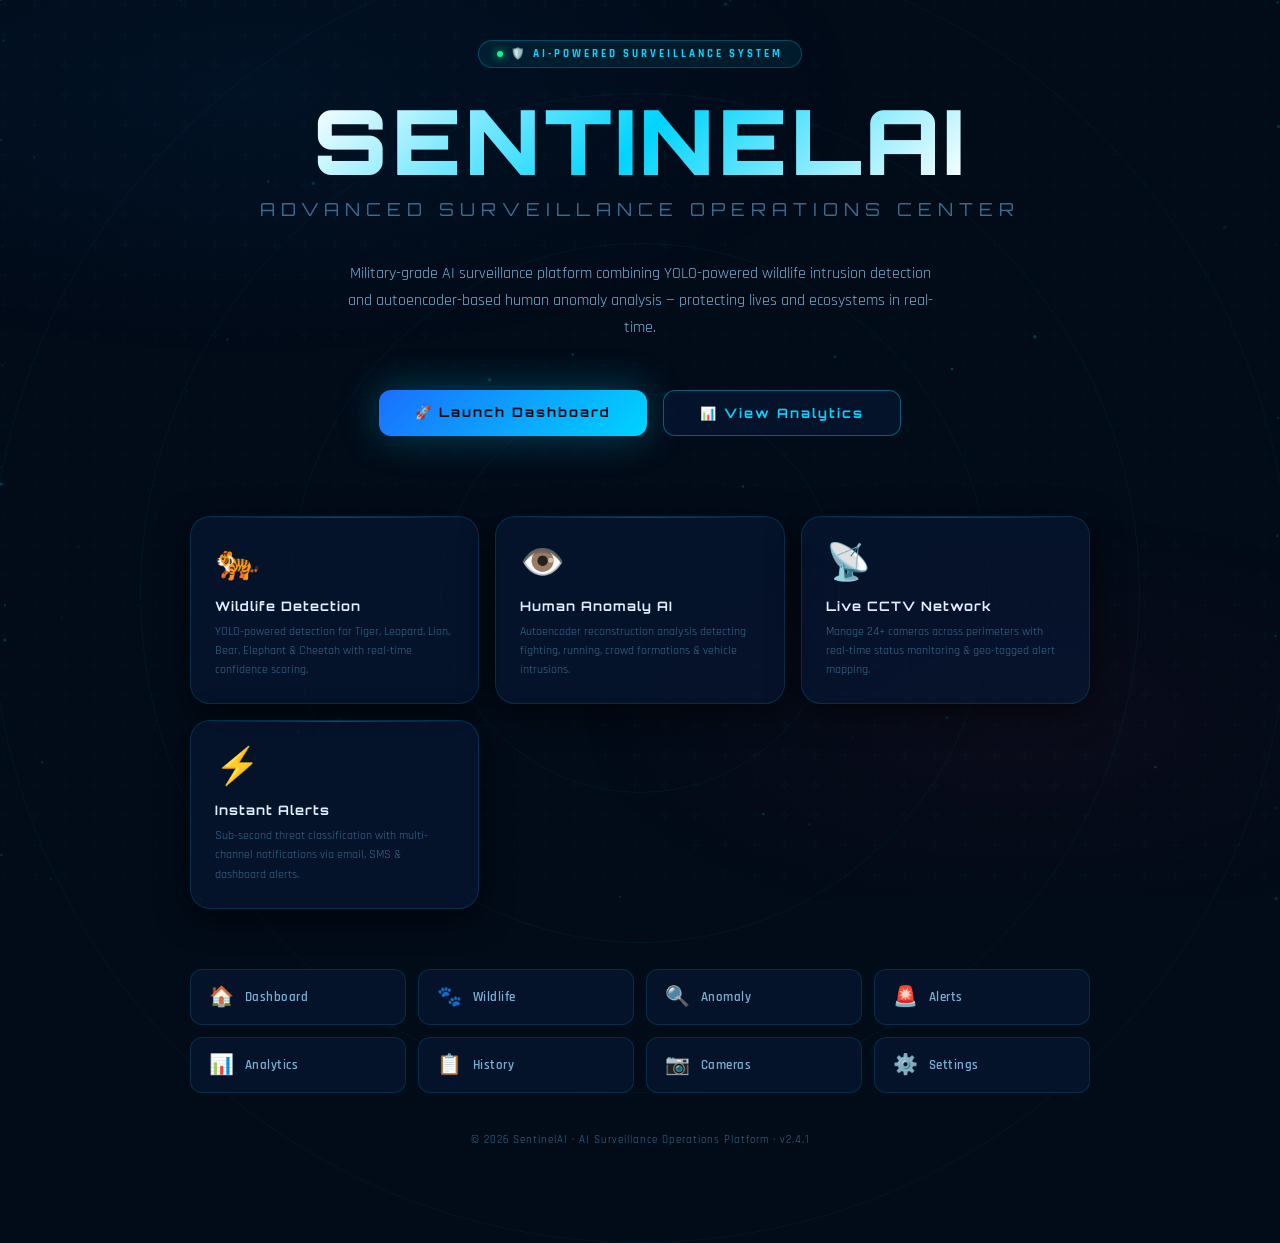
<file: sentinelai/index.html>
<!DOCTYPE html>
<html lang="en">
<head>
  <meta charset="UTF-8">
  <meta name="viewport" content="width=device-width, initial-scale=1.0">
  <title>SentinelAI – AI Surveillance Operations Center</title>
  <meta name="description" content="SentinelAI: Military-grade AI-powered wildlife intrusion and human anomaly surveillance dashboard for security operations centers.">
  <link rel="preconnect" href="https://fonts.googleapis.com">
  <link rel="stylesheet" href="https://fonts.googleapis.com/css2?family=Orbitron:wght@400;500;600;700;800;900&family=Rajdhani:wght@300;400;500;600;700&family=Share+Tech+Mono&display=swap">
  <link rel="stylesheet" href="style.css">
  <style>
    /* ─── Landing Page Styles ─── */
    .landing-wrap {
      min-height: 100vh;
      display: flex;
      flex-direction: column;
      align-items: center;
      justify-content: center;
      padding: 40px 20px;
      position: relative;
      z-index: 1;
      text-align: center;
    }

    .landing-badge {
      display: inline-flex;
      align-items: center;
      gap: 8px;
      background: rgba(0, 212, 255, 0.08);
      border: 1px solid rgba(0, 212, 255, 0.25);
      border-radius: 40px;
      padding: 6px 18px;
      font-size: 11px;
      font-weight: 700;
      letter-spacing: 3px;
      color: var(--blue-neon);
      text-transform: uppercase;
      margin-bottom: 28px;
      animation: fadeInUp 0.6s ease forwards;
    }

    .landing-badge::before {
      content: '';
      width: 6px; height: 6px;
      border-radius: 50%;
      background: var(--green-safe);
      box-shadow: 0 0 8px var(--green-safe);
      animation: pulse-dot 2s infinite;
    }

    .landing-title {
      font-family: 'Orbitron', sans-serif;
      font-size: clamp(48px, 8vw, 90px);
      font-weight: 900;
      letter-spacing: 4px;
      line-height: 1;
      margin-bottom: 12px;
      opacity: 0;
      animation: fadeInUp 0.7s ease 0.1s forwards;
      background: linear-gradient(135deg, #fff 0%, var(--blue-neon) 50%, #fff 100%);
      -webkit-background-clip: text;
      -webkit-text-fill-color: transparent;
      background-clip: text;
    }

    .landing-tagline {
      font-family: 'Orbitron', sans-serif;
      font-size: clamp(12px, 2vw, 18px);
      font-weight: 400;
      letter-spacing: 6px;
      color: var(--text-muted);
      margin-bottom: 40px;
      text-transform: uppercase;
      opacity: 0;
      animation: fadeInUp 0.7s ease 0.2s forwards;
    }

    .landing-desc {
      max-width: 600px;
      font-size: 16px;
      color: var(--text-secondary);
      line-height: 1.7;
      margin: 0 auto 48px;
      opacity: 0;
      animation: fadeInUp 0.7s ease 0.3s forwards;
    }

    .landing-cta {
      display: flex;
      gap: 16px;
      justify-content: center;
      flex-wrap: wrap;
      opacity: 0;
      animation: fadeInUp 0.7s ease 0.4s forwards;
      margin-bottom: 80px;
    }

    .btn-cta {
      padding: 14px 36px;
      font-family: 'Orbitron', sans-serif;
      font-size: 13px;
      font-weight: 700;
      letter-spacing: 2px;
      border-radius: var(--radius-md);
      transition: var(--transition);
      position: relative;
      overflow: hidden;
    }

    .btn-cta-primary {
      background: linear-gradient(135deg, var(--blue-accent), var(--blue-neon));
      color: var(--bg-primary);
      box-shadow: 0 0 40px rgba(0, 212, 255, 0.3);
    }

    .btn-cta-primary:hover {
      box-shadow: 0 0 60px rgba(0, 212, 255, 0.5);
      transform: translateY(-3px);
    }

    .btn-cta-secondary {
      background: var(--bg-glass);
      color: var(--blue-neon);
      border: 1px solid var(--border-glow);
      backdrop-filter: blur(12px);
    }

    .btn-cta-secondary:hover {
      background: var(--bg-glass-light);
      transform: translateY(-3px);
      box-shadow: 0 0 20px rgba(0, 212, 255, 0.15);
    }

    .landing-features {
      display: grid;
      grid-template-columns: repeat(auto-fit, minmax(220px, 1fr));
      gap: 16px;
      max-width: 900px;
      width: 100%;
      opacity: 0;
      animation: fadeInUp 0.7s ease 0.5s forwards;
      margin-bottom: 60px;
    }

    .feature-card {
      padding: 24px;
      text-align: left;
    }

    .feature-icon {
      font-size: 36px;
      margin-bottom: 12px;
      display: block;
    }

    .feature-title {
      font-family: 'Orbitron', sans-serif;
      font-size: 13px;
      font-weight: 700;
      color: var(--text-primary);
      margin-bottom: 8px;
      letter-spacing: 1px;
    }

    .feature-desc { font-size: 12px; color: var(--text-muted); line-height: 1.6; }

    .landing-pages {
      display: grid;
      grid-template-columns: repeat(auto-fill, minmax(180px, 1fr));
      gap: 12px;
      max-width: 900px;
      width: 100%;
      opacity: 0;
      animation: fadeInUp 0.7s ease 0.6s forwards;
    }

    .page-link-card {
      display: flex;
      align-items: center;
      gap: 10px;
      padding: 14px 18px;
      background: var(--bg-glass);
      border: 1px solid var(--border-glass);
      border-radius: var(--radius-md);
      backdrop-filter: blur(12px);
      transition: var(--transition);
      text-decoration: none;
      color: var(--text-secondary);
      font-size: 13px;
      font-weight: 600;
      letter-spacing: 0.5px;
    }

    .page-link-card:hover {
      border-color: var(--border-glow);
      color: var(--blue-neon);
      background: var(--bg-glass-light);
      transform: translateY(-2px);
      box-shadow: 0 8px 30px rgba(0, 212, 255, 0.1);
    }

    .page-link-icon { font-size: 20px; flex-shrink: 0; }

    .landing-footer {
      margin-top: 40px;
      font-size: 11px;
      color: var(--text-muted);
      letter-spacing: 1px;
    }

    /* Animated rings */
    .landing-rings {
      position: absolute;
      top: 50%;
      left: 50%;
      transform: translate(-50%, -50%);
      pointer-events: none;
      z-index: -1;
    }

    .ring {
      position: absolute;
      border-radius: 50%;
      border: 1px solid rgba(0, 212, 255, 0.06);
      transform: translate(-50%, -50%);
      animation: ring-pulse 8s ease-in-out infinite;
    }

    .ring:nth-child(1) { width: 400px; height: 400px; animation-delay: 0s; }
    .ring:nth-child(2) { width: 700px; height: 700px; animation-delay: 1.5s; }
    .ring:nth-child(3) { width: 1000px; height: 1000px; animation-delay: 3s; }
    .ring:nth-child(4) { width: 1300px; height: 1300px; animation-delay: 4.5s; }

    @keyframes ring-pulse {
      0%, 100% { border-color: rgba(0, 212, 255, 0.04); }
      50% { border-color: rgba(0, 212, 255, 0.12); }
    }
  </style>
</head>
<body>
  <canvas id="particles-canvas"></canvas>

  <div class="landing-wrap">
    <div class="landing-rings">
      <div class="ring"></div>
      <div class="ring"></div>
      <div class="ring"></div>
      <div class="ring"></div>
    </div>

    <div class="landing-badge">🛡️ AI-Powered Surveillance System</div>

    <h1 class="landing-title">SENTINELAI</h1>
    <div class="landing-tagline">Advanced Surveillance Operations Center</div>

    <p class="landing-desc">
      Military-grade AI surveillance platform combining YOLO-powered wildlife intrusion detection
      and autoencoder-based human anomaly analysis — protecting lives and ecosystems in real-time.
    </p>

    <div class="landing-cta">
      <a href="dashboard.html" class="btn-cta btn-cta-primary">
        🚀 Launch Dashboard
      </a>
      <a href="analytics.html" class="btn-cta btn-cta-secondary">
        📊 View Analytics
      </a>
    </div>

    <div class="landing-features stagger">
      <div class="glass-card feature-card">
        <span class="feature-icon">🐅</span>
        <div class="feature-title">Wildlife Detection</div>
        <div class="feature-desc">YOLO-powered detection for Tiger, Leopard, Lion, Bear, Elephant &amp; Cheetah with real-time confidence scoring.</div>
      </div>
      <div class="glass-card feature-card">
        <span class="feature-icon">👁️</span>
        <div class="feature-title">Human Anomaly AI</div>
        <div class="feature-desc">Autoencoder reconstruction analysis detecting fighting, running, crowd formations &amp; vehicle intrusions.</div>
      </div>
      <div class="glass-card feature-card">
        <span class="feature-icon">📡</span>
        <div class="feature-title">Live CCTV Network</div>
        <div class="feature-desc">Manage 24+ cameras across perimeters with real-time status monitoring &amp; geo-tagged alert mapping.</div>
      </div>
      <div class="glass-card feature-card">
        <span class="feature-icon">⚡</span>
        <div class="feature-title">Instant Alerts</div>
        <div class="feature-desc">Sub-second threat classification with multi-channel notifications via email, SMS &amp; dashboard alerts.</div>
      </div>
    </div>

    <div class="landing-pages">
      <a href="dashboard.html"  class="page-link-card"><span class="page-link-icon">🏠</span> Dashboard</a>
      <a href="wildlife.html"   class="page-link-card"><span class="page-link-icon">🐾</span> Wildlife</a>
      <a href="anomaly.html"    class="page-link-card"><span class="page-link-icon">🔍</span> Anomaly</a>
      <a href="alerts.html"     class="page-link-card"><span class="page-link-icon">🚨</span> Alerts</a>
      <a href="analytics.html"  class="page-link-card"><span class="page-link-icon">📊</span> Analytics</a>
      <a href="history.html"    class="page-link-card"><span class="page-link-icon">📋</span> History</a>
      <a href="cameras.html"    class="page-link-card"><span class="page-link-icon">📷</span> Cameras</a>
      <a href="settings.html"   class="page-link-card"><span class="page-link-icon">⚙️</span> Settings</a>
    </div>

    <div class="landing-footer">
      &copy; 2026 SentinelAI · AI Surveillance Operations Platform · v2.4.1
    </div>
  </div>

  <script src="script.js"></script>
</body>
</html>
</file>
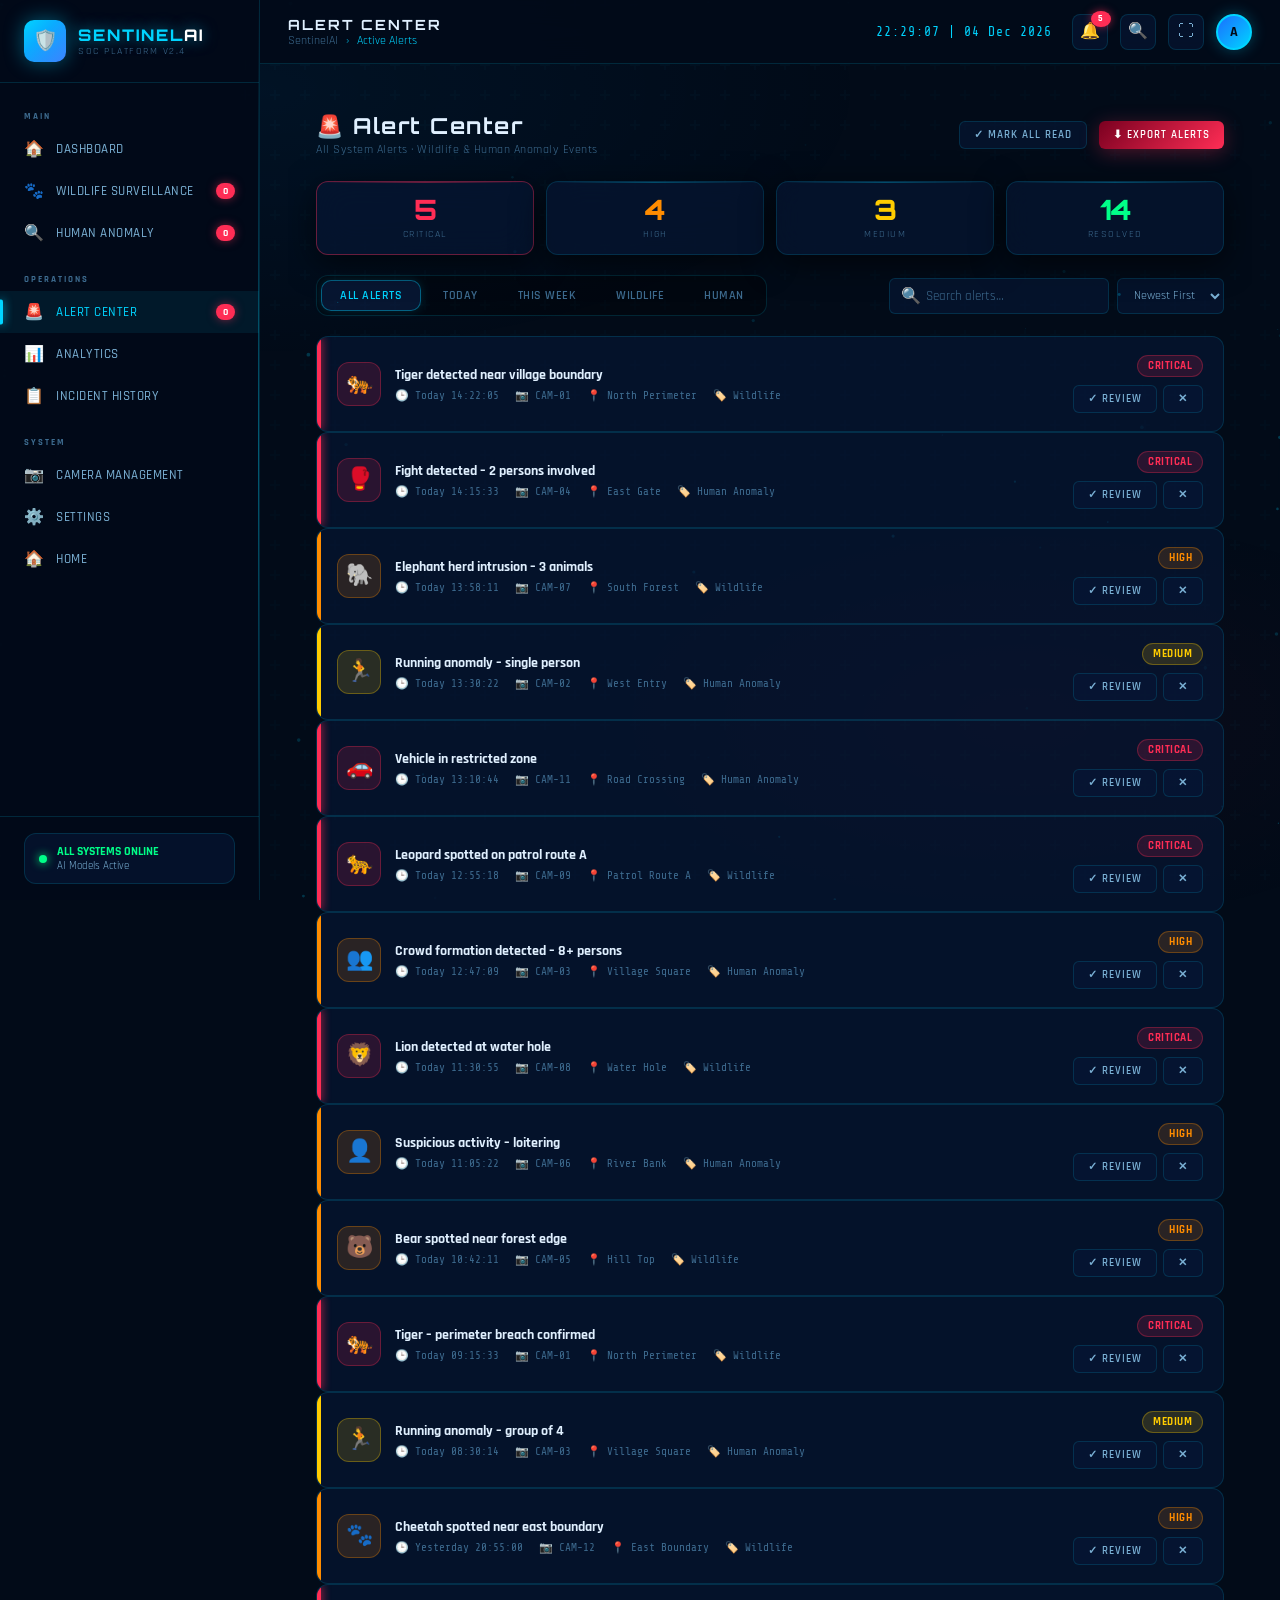
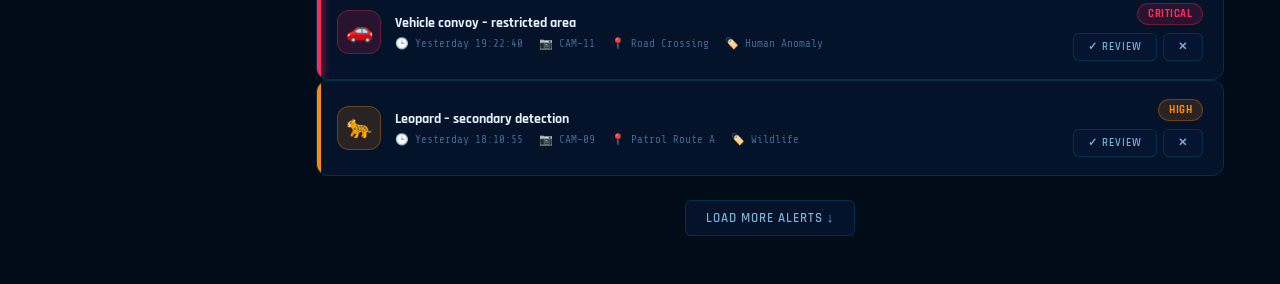
<file: sentinelai/alerts.html>
<!DOCTYPE html>
<html lang="en">
<head>
  <meta charset="UTF-8">
  <meta name="viewport" content="width=device-width, initial-scale=1.0">
  <title>SentinelAI – Alert Center</title>
  <meta name="description" content="SentinelAI Alert Center – view, filter, and manage all wildlife and human anomaly alerts.">
  <link rel="stylesheet" href="https://fonts.googleapis.com/css2?family=Orbitron:wght@400;500;600;700;800;900&family=Rajdhani:wght@300;400;500;600;700&family=Share+Tech+Mono&display=swap">
  <link rel="stylesheet" href="style.css">
  <style>
    .alert-card-full {
      padding: 18px 20px;
      border-radius: var(--radius-md);
      background: var(--bg-glass);
      border: 1px solid var(--border-glass);
      display: grid;
      grid-template-columns: 44px 1fr auto;
      gap: 14px;
      align-items: center;
      transition: var(--transition);
      position: relative;
      overflow: hidden;
      cursor: pointer;
    }
    .alert-card-full::before {
      content: '';
      position: absolute;
      left: 0; top: 0; bottom: 0;
      width: 4px;
    }
    .alert-card-full.critical::before { background: var(--red-alert); box-shadow: 0 0 10px var(--red-alert); }
    .alert-card-full.high::before     { background: var(--orange-warn); }
    .alert-card-full.medium::before   { background: var(--yellow-warn); }
    .alert-card-full.low::before      { background: var(--green-safe); }
    .alert-card-full:hover {
      border-color: var(--border-glow);
      background: rgba(0,212,255,0.04);
      transform: translateX(3px);
    }
    .alert-card-full.critical:hover { border-color: rgba(255,45,85,0.4); }

    .alert-card-icon-big {
      width: 44px;
      height: 44px;
      border-radius: var(--radius-md);
      display: flex;
      align-items: center;
      justify-content: center;
      font-size: 22px;
      flex-shrink: 0;
    }
    .alert-card-body { min-width: 0; }
    .alert-card-title { font-size: 14px; font-weight: 700; color: var(--text-primary); margin-bottom: 5px; }
    .alert-card-meta  {
      display: flex;
      gap: 16px;
      flex-wrap: wrap;
      font-size: 11px;
      color: var(--text-muted);
      font-family: 'Share Tech Mono', monospace;
    }
    .alert-card-meta span { display: flex; align-items: center; gap: 4px; }
    .alert-card-right { display: flex; flex-direction: column; align-items: flex-end; gap: 8px; flex-shrink: 0; }

    .alert-count-row {
      display: grid;
      grid-template-columns: repeat(4,1fr);
      gap: 12px;
      margin-bottom: 20px;
    }
    .count-box {
      padding: 14px 16px;
      text-align: center;
      border-radius: var(--radius-md);
    }
    .count-box-val { font-family:'Orbitron',sans-serif; font-size:28px; font-weight:800; line-height:1; margin-bottom:4px; }
    .count-box-lbl { font-size:10px; color:var(--text-muted); letter-spacing:1.5px; text-transform:uppercase; }

    @media(max-width:768px){
      .alert-card-full { grid-template-columns: 36px 1fr; }
      .alert-card-right { display:none; }
      .alert-count-row { grid-template-columns: 1fr 1fr; }
    }
  </style>
</head>
<body>
<div class="app-shell" id="app-shell">
  <div class="main-content">
    <div class="page-content">

      <!-- Header -->
      <div class="page-header animate-fadeInUp">
        <div class="page-header-left">
          <div class="page-header-title">🚨 Alert Center</div>
          <div class="page-header-sub">All System Alerts · Wildlife &amp; Human Anomaly Events</div>
        </div>
        <div class="flex gap-12">
          <button class="btn btn-ghost btn-sm" id="btn-mark-all-read">✓ Mark All Read</button>
          <button class="btn btn-danger btn-sm" id="btn-export-alerts">⬇ Export Alerts</button>
        </div>
      </div>

      <!-- Alert Count Summary -->
      <div class="alert-count-row stagger mb-20">
        <div class="glass-card count-box danger">
          <div class="count-box-val" style="color:var(--red-alert);" id="count-critical">5</div>
          <div class="count-box-lbl">Critical</div>
        </div>
        <div class="glass-card count-box">
          <div class="count-box-val" style="color:var(--orange-warn);" id="count-high">4</div>
          <div class="count-box-lbl">High</div>
        </div>
        <div class="glass-card count-box">
          <div class="count-box-val" style="color:var(--yellow-warn);" id="count-medium">3</div>
          <div class="count-box-lbl">Medium</div>
        </div>
        <div class="glass-card count-box">
          <div class="count-box-val" style="color:var(--green-safe);" id="count-resolved">14</div>
          <div class="count-box-lbl">Resolved</div>
        </div>
      </div>

      <!-- Filters Row -->
      <div class="flex items-center justify-between mb-20 flex-wrap gap-12">
        <div class="filter-tabs" id="alert-filter-tabs">
          <button class="filter-tab active" data-filter="all">All Alerts</button>
          <button class="filter-tab" data-filter="today">Today</button>
          <button class="filter-tab" data-filter="week">This Week</button>
          <button class="filter-tab" data-filter="wildlife">Wildlife</button>
          <button class="filter-tab" data-filter="human">Human</button>
        </div>
        <div class="flex gap-8">
          <div class="search-input-wrap" style="width:220px;">
            <span class="search-icon">🔍</span>
            <input type="text" class="search-input" id="alert-search" placeholder="Search alerts…">
          </div>
          <select id="sort-select" style="background:var(--bg-glass);border:1px solid var(--border-glass);color:var(--text-secondary);border-radius:var(--radius-sm);padding:8px 12px;font-size:12px;font-family:inherit;">
            <option>Newest First</option>
            <option>Oldest First</option>
            <option>Severity ↑</option>
          </select>
        </div>
      </div>

      <!-- Alerts List -->
      <div class="flex flex-col gap-10" id="alerts-full-list">
        <!-- Populated by JS -->
      </div>

      <!-- Load More -->
      <div class="text-center" style="margin-top:24px;">
        <button class="btn btn-ghost" id="btn-load-more">Load More Alerts ↓</button>
      </div>

    </div>
  </div>
</div>

<script src="nav.js"></script>
<script src="script.js"></script>
<script>
const ALL_ALERTS_DATA = [
  { id:1,  title:'Tiger detected near village boundary',  emoji:'🐅', cam:'CAM-01', loc:'North Perimeter',  level:'critical', type:'wildlife', time:'14:22:05', date:'Today',     threat:'CRITICAL', cam_id:'CAM-01' },
  { id:2,  title:'Fight detected – 2 persons involved',   emoji:'🥊', cam:'CAM-04', loc:'East Gate',        level:'critical', type:'human',    time:'14:15:33', date:'Today',     threat:'CRITICAL', cam_id:'CAM-04' },
  { id:3,  title:'Elephant herd intrusion – 3 animals',   emoji:'🐘', cam:'CAM-07', loc:'South Forest',     level:'high',     type:'wildlife', time:'13:58:11', date:'Today',     threat:'HIGH',     cam_id:'CAM-07' },
  { id:4,  title:'Running anomaly – single person',       emoji:'🏃', cam:'CAM-02', loc:'West Entry',       level:'medium',   type:'human',    time:'13:30:22', date:'Today',     threat:'MEDIUM',   cam_id:'CAM-02' },
  { id:5,  title:'Vehicle in restricted zone',            emoji:'🚗', cam:'CAM-11', loc:'Road Crossing',    level:'critical', type:'human',    time:'13:10:44', date:'Today',     threat:'CRITICAL', cam_id:'CAM-11' },
  { id:6,  title:'Leopard spotted on patrol route A',     emoji:'🐆', cam:'CAM-09', loc:'Patrol Route A',   level:'critical', type:'wildlife', time:'12:55:18', date:'Today',     threat:'CRITICAL', cam_id:'CAM-09' },
  { id:7,  title:'Crowd formation detected – 8+ persons', emoji:'👥', cam:'CAM-03', loc:'Village Square',   level:'high',     type:'human',    time:'12:47:09', date:'Today',     threat:'HIGH',     cam_id:'CAM-03' },
  { id:8,  title:'Lion detected at water hole',           emoji:'🦁', cam:'CAM-08', loc:'Water Hole',       level:'critical', type:'wildlife', time:'11:30:55', date:'Today',     threat:'CRITICAL', cam_id:'CAM-08' },
  { id:9,  title:'Suspicious activity – loitering',       emoji:'👤', cam:'CAM-06', loc:'River Bank',       level:'high',     type:'human',    time:'11:05:22', date:'Today',     threat:'HIGH',     cam_id:'CAM-06' },
  { id:10, title:'Bear spotted near forest edge',         emoji:'🐻', cam:'CAM-05', loc:'Hill Top',         level:'high',     type:'wildlife', time:'10:42:11', date:'Today',     threat:'HIGH',     cam_id:'CAM-05' },
  { id:11, title:'Tiger – perimeter breach confirmed',    emoji:'🐅', cam:'CAM-01', loc:'North Perimeter',  level:'critical', type:'wildlife', time:'09:15:33', date:'Today',     threat:'CRITICAL', cam_id:'CAM-01' },
  { id:12, title:'Running anomaly – group of 4',         emoji:'🏃', cam:'CAM-03', loc:'Village Square',   level:'medium',   type:'human',    time:'08:30:14', date:'Today',     threat:'MEDIUM',   cam_id:'CAM-03' },
  { id:13, title:'Cheetah spotted near east boundary',    emoji:'🐾', cam:'CAM-12', loc:'East Boundary',    level:'high',     type:'wildlife', time:'20:55:00', date:'Yesterday', threat:'HIGH',     cam_id:'CAM-12' },
  { id:14, title:'Vehicle convoy – restricted area',      emoji:'🚗', cam:'CAM-11', loc:'Road Crossing',    level:'critical', type:'human',    time:'19:22:40', date:'Yesterday', threat:'CRITICAL', cam_id:'CAM-11' },
  { id:15, title:'Leopard – secondary detection',         emoji:'🐆', cam:'CAM-09', loc:'Patrol Route A',   level:'high',     type:'wildlife', time:'18:10:55', date:'Yesterday', threat:'HIGH',     cam_id:'CAM-09' },
];

let currentFilter = 'all';
let currentSearch = '';

function getBgBorder(level) {
  const map = {
    critical: ['rgba(255,45,85,0.15)', 'rgba(255,45,85,0.3)'],
    high:     ['rgba(255,140,0,0.15)', 'rgba(255,140,0,0.3)'],
    medium:   ['rgba(255,204,0,0.15)', 'rgba(255,204,0,0.3)'],
    low:      ['rgba(0,255,136,0.12)', 'rgba(0,255,136,0.2)'],
  };
  return map[level] || map.low;
}

function renderAlerts() {
  const list = document.getElementById('alerts-full-list');
  if (!list) return;
  list.innerHTML = '';

  const filtered = ALL_ALERTS_DATA.filter(a => {
    const matchFilter =
      currentFilter === 'all'     ? true :
      currentFilter === 'today'   ? a.date === 'Today' :
      currentFilter === 'week'    ? true :
      currentFilter === 'wildlife'? a.type === 'wildlife' :
      currentFilter === 'human'   ? a.type === 'human' : true;

    const matchSearch = currentSearch === '' ||
      a.title.toLowerCase().includes(currentSearch) ||
      a.loc.toLowerCase().includes(currentSearch) ||
      a.cam.toLowerCase().includes(currentSearch);

    return matchFilter && matchSearch;
  });

  if (filtered.length === 0) {
    list.innerHTML = `
      <div style="text-align:center;padding:60px 20px;color:var(--text-muted);">
        <div style="font-size:48px;margin-bottom:12px;">🔍</div>
        <div style="font-family:'Orbitron',sans-serif;font-size:13px;letter-spacing:2px;">NO ALERTS FOUND</div>
        <div style="font-size:12px;margin-top:6px;">Try adjusting your filters or search terms</div>
      </div>`;
    return;
  }

  filtered.forEach((a, idx) => {
    const [bg, br] = getBgBorder(a.level);
    const threatColors = { CRITICAL:'var(--red-alert)', HIGH:'var(--orange-warn)', MEDIUM:'var(--yellow-warn)' };
    const tc = threatColors[a.threat] || 'var(--green-safe)';
    const card = document.createElement('div');
    card.className = `alert-card-full ${a.level}`;
    card.style.animationDelay = (idx * 0.04) + 's';
    card.innerHTML = `
      <div class="alert-card-icon-big" style="background:${bg};border:1px solid ${br};">${a.emoji}</div>
      <div class="alert-card-body">
        <div class="alert-card-title">${a.title}</div>
        <div class="alert-card-meta">
          <span>🕒 ${a.date} ${a.time}</span>
          <span>📷 ${a.cam_id}</span>
          <span>📍 ${a.loc}</span>
          <span>🏷️ ${a.type === 'wildlife' ? 'Wildlife' : 'Human Anomaly'}</span>
        </div>
      </div>
      <div class="alert-card-right">
        <span class="badge badge-${a.level}" style="color:${tc};">
          ${a.threat}
        </span>
        <div style="display:flex;gap:6px;">
          <button class="btn btn-ghost btn-sm" onclick="event.stopPropagation();showToast('Alert #${a.id}','Marked as reviewed','alert-info')">✓ Review</button>
          <button class="btn btn-ghost btn-sm" onclick="event.stopPropagation();showToast('Alert #${a.id}','Alert dismissed','alert-info')">✕</button>
        </div>
      </div>
    `;
    list.appendChild(card);
  });
}

document.addEventListener('DOMContentLoaded', () => {
  renderAlerts();

  // Filter tabs
  document.getElementById('alert-filter-tabs')?.addEventListener('click', (e) => {
    const tab = e.target.closest('.filter-tab');
    if (!tab) return;
    document.querySelectorAll('.filter-tab').forEach(t => t.classList.remove('active'));
    tab.classList.add('active');
    currentFilter = tab.dataset.filter;
    renderAlerts();
  });

  // Search
  document.getElementById('alert-search')?.addEventListener('input', function () {
    currentSearch = this.value.toLowerCase().trim();
    renderAlerts();
  });

  // Mark all read
  document.getElementById('btn-mark-all-read')?.addEventListener('click', () => {
    showToast('All alerts marked as read', '15 alerts updated', 'alert-info');
    document.querySelectorAll('.alert-card-full').forEach(c => c.style.opacity = '0.5');
  });

  // Export
  document.getElementById('btn-export-alerts')?.addEventListener('click', () => {
    showToast('Exporting alerts…', 'CSV file prepared for download', 'alert-info');
  });

  // Live new alert appended
  document.addEventListener('newAlert', (e) => {
    const a = e.detail;
    const isWildlife = a.title.includes('🐅')||a.title.includes('🐆')||a.title.includes('🦁')||a.title.includes('🐘')||a.title.includes('🐻')||a.title.includes('🐾');
    const newEntry = {
      id: Date.now(),
      title: a.title.replace(/^[^\s]+\s/, ''),
      emoji: a.title.split(' ')[0],
      cam: a.loc.split('·')[1]?.trim() || 'CAM-00',
      loc: a.loc.split('·')[0]?.trim() || 'Unknown',
      level: a.level,
      type: isWildlife ? 'wildlife' : 'human',
      time: a.time + ':00',
      date: 'Today',
      threat: a.level.toUpperCase(),
      cam_id: a.loc.split('·')[1]?.trim() || 'CAM-00',
    };
    ALL_ALERTS_DATA.unshift(newEntry);
    const cEl = document.getElementById('count-critical');
    if (a.level === 'critical' && cEl) cEl.textContent = parseInt(cEl.textContent) + 1;
    renderAlerts();
  });
});
</script>
</body>
</html>
</file>
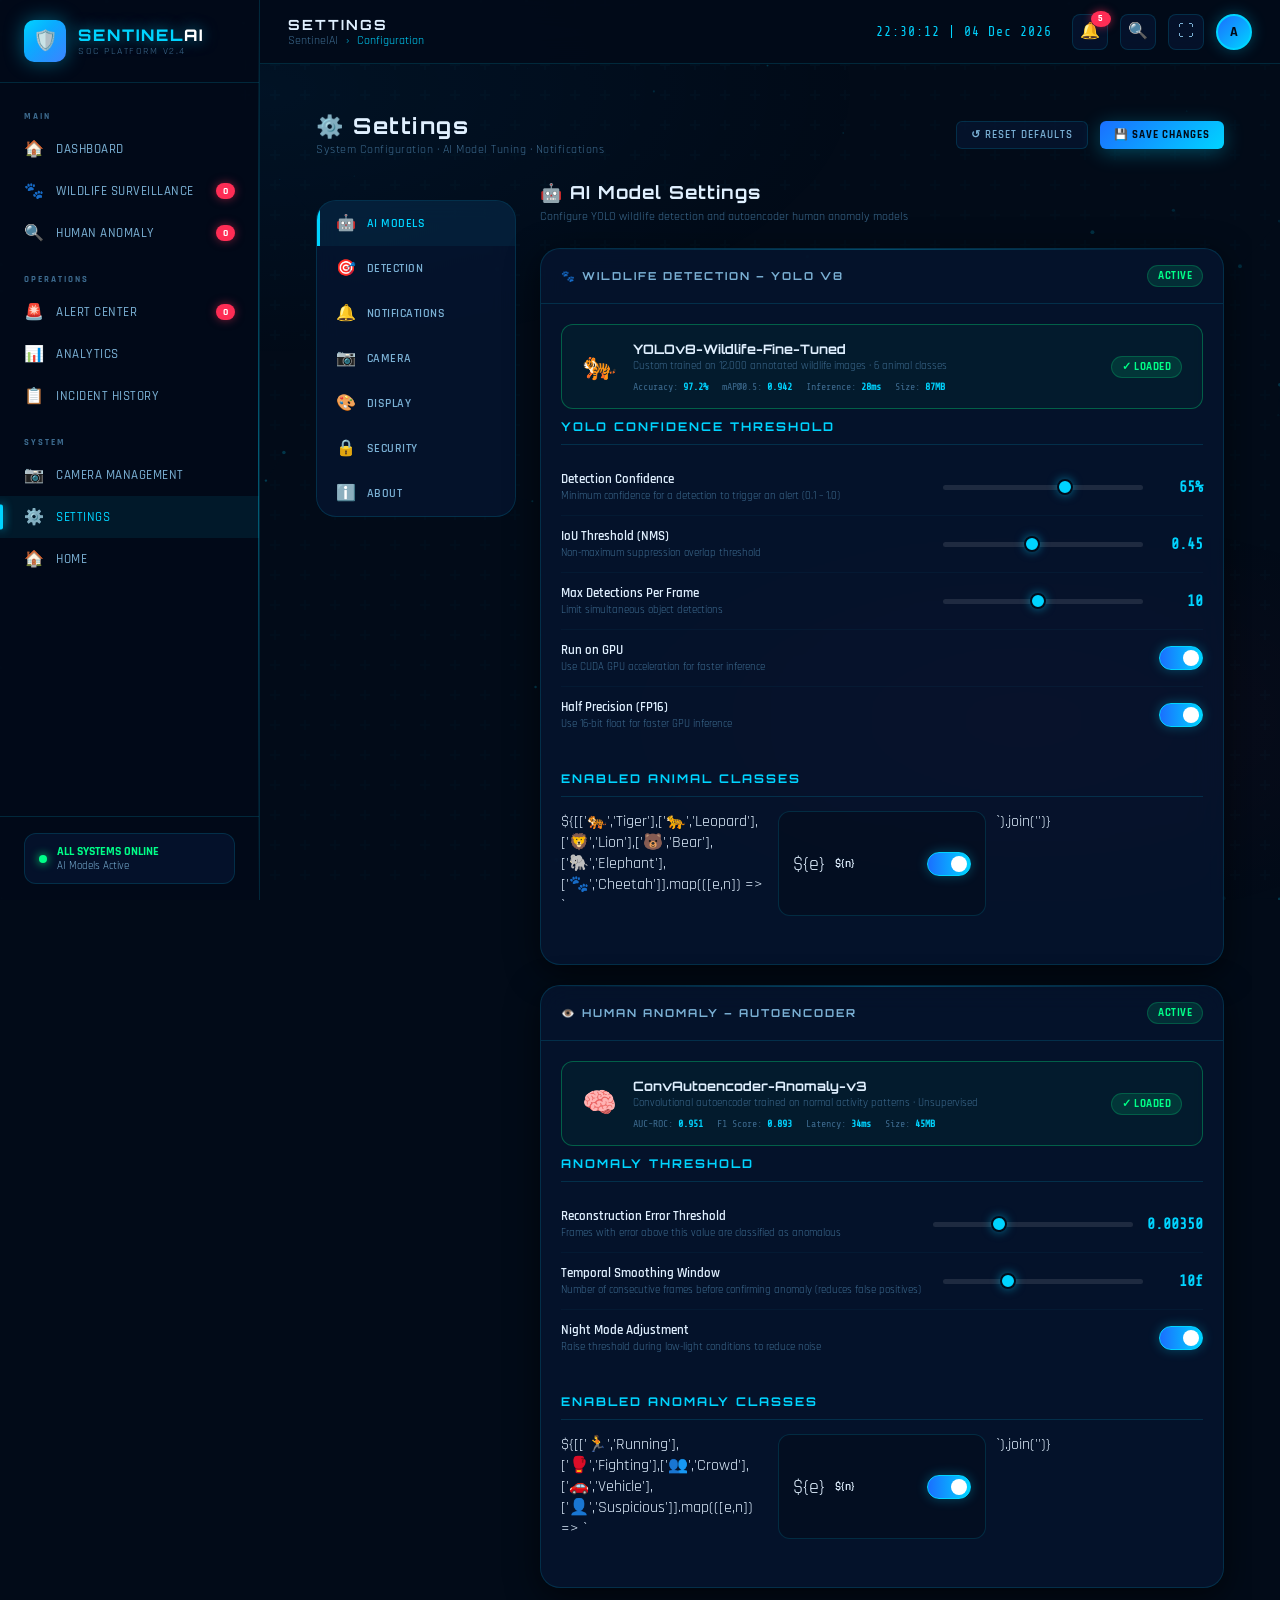
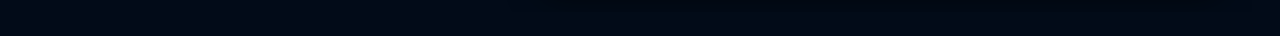
<file: sentinelai/settings.html>
<!DOCTYPE html>
<html lang="en">
<head>
  <meta charset="UTF-8">
  <meta name="viewport" content="width=device-width, initial-scale=1.0">
  <title>SentinelAI – Settings</title>
  <meta name="description" content="SentinelAI Settings – configure AI model parameters, detection thresholds, notifications and system preferences.">
  <link rel="stylesheet" href="https://fonts.googleapis.com/css2?family=Orbitron:wght@400;500;600;700;800;900&family=Rajdhani:wght@300;400;500;600;700&family=Share+Tech+Mono&display=swap">
  <link rel="stylesheet" href="style.css">
  <style>
    .settings-layout {
      display: grid;
      grid-template-columns: 200px 1fr;
      gap: 24px;
      align-items: start;
    }
    @media(max-width:768px){ .settings-layout { grid-template-columns: 1fr; } }

    .settings-nav {
      background: var(--bg-glass);
      border: 1px solid var(--border-glass);
      border-radius: var(--radius-lg);
      backdrop-filter: blur(12px);
      overflow: hidden;
      position: sticky;
      top: calc(var(--header-height) + 24px);
    }
    .settings-nav-item {
      display: flex;
      align-items: center;
      gap: 10px;
      padding: 12px 16px;
      color: var(--text-secondary);
      font-size: 12px;
      font-weight: 600;
      letter-spacing: 0.5px;
      text-transform: uppercase;
      cursor: pointer;
      transition: var(--transition);
      border-left: 3px solid transparent;
    }
    .settings-nav-item:hover { color: var(--text-primary); background: rgba(0,212,255,0.04); }
    .settings-nav-item.active {
      color: var(--blue-neon);
      background: rgba(0,212,255,0.06);
      border-left-color: var(--blue-neon);
    }
    .settings-nav-item .sn-icon { font-size:16px; }

    .settings-section { display: none; }
    .settings-section.active { display: block; }
    .settings-section-title {
      font-family: 'Orbitron', sans-serif;
      font-size: 18px;
      font-weight: 700;
      color: var(--text-primary);
      letter-spacing: 1px;
      margin-bottom: 6px;
    }
    .settings-section-sub { font-size: 12px; color: var(--text-muted); margin-bottom: 24px; }

    .slider-row { display: flex; align-items: center; gap: 14px; }
    .slider-val {
      font-family: 'Share Tech Mono', monospace;
      font-size: 15px;
      font-weight: 700;
      color: var(--blue-neon);
      min-width: 46px;
      text-align: right;
    }
    .range-slider { flex: 1; }

    .model-card {
      padding: 16px 20px;
      border-radius: var(--radius-md);
      background: rgba(0,0,0,0.2);
      border: 1px solid var(--border-glass);
      display: flex;
      align-items: center;
      gap: 16px;
      transition: var(--transition);
      margin-bottom: 10px;
    }
    .model-card:hover { border-color: var(--border-glow); }
    .model-card.active-model { border-color: rgba(0,255,136,0.3); background: rgba(0,255,136,0.04); }
    .model-icon { font-size: 28px; flex-shrink: 0; }
    .model-info { flex: 1; }
    .model-name { font-family: 'Orbitron', sans-serif; font-size: 13px; font-weight: 700; color: var(--text-primary); }
    .model-desc { font-size: 11px; color: var(--text-muted); margin-top: 2px; }
    .model-meta {
      display: flex; gap: 14px; margin-top: 8px;
      font-family: 'Share Tech Mono', monospace; font-size: 10px;
    }
    .model-meta span { color: var(--text-muted); }
    .model-meta strong { color: var(--blue-neon); }

    .notif-channel {
      display: flex; align-items: center; gap: 12px;
      padding: 14px 18px;
      border-radius: var(--radius-md);
      background: rgba(0,0,0,0.2);
      border: 1px solid var(--border-glass);
      margin-bottom: 10px;
    }
    .notif-icon { font-size: 24px; flex-shrink: 0; }
    .notif-info { flex: 1; }
    .notif-name { font-size: 13px; font-weight: 700; color: var(--text-primary); }
    .notif-desc { font-size: 11px; color: var(--text-muted); margin-top: 2px; }
    .notif-status { font-family: 'Share Tech Mono', monospace; font-size: 11px; margin-top: 4px; }

    .color-swatch {
      width: 28px; height: 28px; border-radius: 6px; cursor: pointer;
      border: 2px solid transparent; transition: var(--transition);
    }
    .color-swatch:hover, .color-swatch.selected { border-color: white; transform: scale(1.15); }

    .about-pill {
      display: inline-flex; align-items: center; gap: 8px;
      background: var(--bg-glass-light); border: 1px solid var(--border-glass);
      border-radius: 20px; padding: 6px 16px;
      font-family: 'Share Tech Mono', monospace; font-size: 12px;
      color: var(--blue-neon);
    }
  </style>
</head>
<body>
<div class="app-shell" id="app-shell">
  <div class="main-content">
    <div class="page-content">

      <!-- Header -->
      <div class="page-header animate-fadeInUp">
        <div class="page-header-left">
          <div class="page-header-title">⚙️ Settings</div>
          <div class="page-header-sub">System Configuration · AI Model Tuning · Notifications</div>
        </div>
        <div class="flex gap-12">
          <button class="btn btn-ghost btn-sm" id="btn-reset-settings">↺ Reset Defaults</button>
          <button class="btn btn-primary btn-sm" id="btn-save-settings">💾 Save Changes</button>
        </div>
      </div>

      <div class="settings-layout">

        <!-- Settings Nav Sidebar -->
        <div class="settings-nav">
          <div class="settings-nav-item active" data-section="model">
            <span class="sn-icon">🤖</span> AI Models
          </div>
          <div class="settings-nav-item" data-section="detection">
            <span class="sn-icon">🎯</span> Detection
          </div>
          <div class="settings-nav-item" data-section="notifications">
            <span class="sn-icon">🔔</span> Notifications
          </div>
          <div class="settings-nav-item" data-section="cameras-s">
            <span class="sn-icon">📷</span> Camera
          </div>
          <div class="settings-nav-item" data-section="display">
            <span class="sn-icon">🎨</span> Display
          </div>
          <div class="settings-nav-item" data-section="security">
            <span class="sn-icon">🔒</span> Security
          </div>
          <div class="settings-nav-item" data-section="about">
            <span class="sn-icon">ℹ️</span> About
          </div>
        </div>

        <!-- Settings Content -->
        <div id="settings-content">

          <!-- ─── AI MODEL SETTINGS ─── -->
          <div class="settings-section active" id="section-model">
            <div class="settings-section-title">🤖 AI Model Settings</div>
            <div class="settings-section-sub">Configure YOLO wildlife detection and autoencoder human anomaly models</div>

            <!-- YOLO Model Card -->
            <div class="glass-card mb-20" style="padding:0;overflow:hidden;">
              <div class="card-header">
                <div class="card-title">🐾 Wildlife Detection – YOLO v8</div>
                <span class="badge badge-online">Active</span>
              </div>
              <div class="card-body">
                <div class="model-card active-model">
                  <div class="model-icon">🐅</div>
                  <div class="model-info">
                    <div class="model-name">YOLOv8-Wildlife-Fine-Tuned</div>
                    <div class="model-desc">Custom trained on 12,000 annotated wildlife images · 6 animal classes</div>
                    <div class="model-meta">
                      <span>Accuracy: <strong>97.2%</strong></span>
                      <span>mAP@0.5: <strong>0.942</strong></span>
                      <span>Inference: <strong>28ms</strong></span>
                      <span>Size: <strong>87MB</strong></span>
                    </div>
                  </div>
                  <span class="badge badge-online">✓ Loaded</span>
                </div>

                <div class="settings-group">
                  <div class="settings-group-title">YOLO Confidence Threshold</div>
                  <div class="settings-row">
                    <div>
                      <div class="settings-label">Detection Confidence</div>
                      <div class="settings-desc">Minimum confidence for a detection to trigger an alert (0.1 – 1.0)</div>
                    </div>
                    <div class="slider-row" style="min-width:260px;">
                      <input type="range" class="range-slider" id="yolo-conf" min="10" max="99" value="65"
                        oninput="document.getElementById('yolo-conf-val').textContent=this.value+'%'">
                      <div class="slider-val" id="yolo-conf-val">65%</div>
                    </div>
                  </div>
                  <div class="settings-row">
                    <div>
                      <div class="settings-label">IoU Threshold (NMS)</div>
                      <div class="settings-desc">Non-maximum suppression overlap threshold</div>
                    </div>
                    <div class="slider-row" style="min-width:260px;">
                      <input type="range" class="range-slider" id="yolo-iou" min="10" max="90" value="45"
                        oninput="document.getElementById('yolo-iou-val').textContent='0.'+this.value.toString().padStart(2,'0')">
                      <div class="slider-val" id="yolo-iou-val">0.45</div>
                    </div>
                  </div>
                  <div class="settings-row">
                    <div>
                      <div class="settings-label">Max Detections Per Frame</div>
                      <div class="settings-desc">Limit simultaneous object detections</div>
                    </div>
                    <div class="slider-row" style="min-width:260px;">
                      <input type="range" class="range-slider" id="yolo-maxdet" min="1" max="20" value="10"
                        oninput="document.getElementById('yolo-maxdet-val').textContent=this.value">
                      <div class="slider-val" id="yolo-maxdet-val">10</div>
                    </div>
                  </div>
                  <div class="settings-row">
                    <div>
                      <div class="settings-label">Run on GPU</div>
                      <div class="settings-desc">Use CUDA GPU acceleration for faster inference</div>
                    </div>
                    <label class="toggle-wrap">
                      <input type="checkbox" class="toggle-input" id="toggle-gpu" checked>
                      <div class="toggle-track"></div>
                    </label>
                  </div>
                  <div class="settings-row">
                    <div>
                      <div class="settings-label">Half Precision (FP16)</div>
                      <div class="settings-desc">Use 16-bit float for faster GPU inference</div>
                    </div>
                    <label class="toggle-wrap">
                      <input type="checkbox" class="toggle-input" id="toggle-fp16" checked>
                      <div class="toggle-track"></div>
                    </label>
                  </div>
                </div>

                <!-- Animal class toggles -->
                <div class="settings-group">
                  <div class="settings-group-title">Enabled Animal Classes</div>
                  <div style="display:grid;grid-template-columns:repeat(3,1fr);gap:10px;">
                    ${[['🐅','Tiger'],['🐆','Leopard'],['🦁','Lion'],['🐻','Bear'],['🐘','Elephant'],['🐾','Cheetah']].map(([e,n]) => `
                    <div style="display:flex;align-items:center;gap:10px;padding:10px 14px;border-radius:var(--radius-md);background:rgba(0,0,0,0.2);border:1px solid var(--border-glass);">
                      <span style="font-size:20px;">${e}</span>
                      <span style="font-size:12px;font-weight:600;flex:1;">${n}</span>
                      <label class="toggle-wrap">
                        <input type="checkbox" class="toggle-input" checked>
                        <div class="toggle-track"></div>
                      </label>
                    </div>`).join('')}
                  </div>
                </div>
              </div>
            </div>

            <!-- Autoencoder Model Card -->
            <div class="glass-card mb-0" style="padding:0;overflow:hidden;">
              <div class="card-header">
                <div class="card-title">👁️ Human Anomaly – Autoencoder</div>
                <span class="badge badge-online">Active</span>
              </div>
              <div class="card-body">
                <div class="model-card active-model">
                  <div class="model-icon">🧠</div>
                  <div class="model-info">
                    <div class="model-name">ConvAutoencoder-Anomaly-v3</div>
                    <div class="model-desc">Convolutional autoencoder trained on normal activity patterns · Unsupervised</div>
                    <div class="model-meta">
                      <span>AUC-ROC: <strong>0.951</strong></span>
                      <span>F1 Score: <strong>0.893</strong></span>
                      <span>Latency: <strong>34ms</strong></span>
                      <span>Size: <strong>45MB</strong></span>
                    </div>
                  </div>
                  <span class="badge badge-online">✓ Loaded</span>
                </div>

                <div class="settings-group">
                  <div class="settings-group-title">Anomaly Threshold</div>
                  <div class="settings-row">
                    <div>
                      <div class="settings-label">Reconstruction Error Threshold</div>
                      <div class="settings-desc">Frames with error above this value are classified as anomalous</div>
                    </div>
                    <div class="slider-row" style="min-width:260px;">
                      <input type="range" class="range-slider" id="ae-threshold" min="10" max="90" value="35"
                        oninput="document.getElementById('ae-threshold-val').textContent=(this.value/10000).toFixed(5)">
                      <div class="slider-val" id="ae-threshold-val">0.00350</div>
                    </div>
                  </div>
                  <div class="settings-row">
                    <div>
                      <div class="settings-label">Temporal Smoothing Window</div>
                      <div class="settings-desc">Number of consecutive frames before confirming anomaly (reduces false positives)</div>
                    </div>
                    <div class="slider-row" style="min-width:260px;">
                      <input type="range" class="range-slider" id="ae-smooth" min="1" max="30" value="10"
                        oninput="document.getElementById('ae-smooth-val').textContent=this.value+'f'">
                      <div class="slider-val" id="ae-smooth-val">10f</div>
                    </div>
                  </div>
                  <div class="settings-row">
                    <div>
                      <div class="settings-label">Night Mode Adjustment</div>
                      <div class="settings-desc">Raise threshold during low-light conditions to reduce noise</div>
                    </div>
                    <label class="toggle-wrap">
                      <input type="checkbox" class="toggle-input" id="toggle-nightmode" checked>
                      <div class="toggle-track"></div>
                    </label>
                  </div>
                </div>

                <div class="settings-group">
                  <div class="settings-group-title">Enabled Anomaly Classes</div>
                  <div style="display:grid;grid-template-columns:repeat(3,1fr);gap:10px;">
                    ${[['🏃','Running'],['🥊','Fighting'],['👥','Crowd'],['🚗','Vehicle'],['👤','Suspicious']].map(([e,n]) => `
                    <div style="display:flex;align-items:center;gap:10px;padding:10px 14px;border-radius:var(--radius-md);background:rgba(0,0,0,0.2);border:1px solid var(--border-glass);">
                      <span style="font-size:20px;">${e}</span>
                      <span style="font-size:12px;font-weight:600;flex:1;">${n}</span>
                      <label class="toggle-wrap">
                        <input type="checkbox" class="toggle-input" checked>
                        <div class="toggle-track"></div>
                      </label>
                    </div>`).join('')}
                  </div>
                </div>
              </div>
            </div>
          </div>

          <!-- ─── DETECTION SETTINGS ─── -->
          <div class="settings-section" id="section-detection">
            <div class="settings-section-title">🎯 Detection Settings</div>
            <div class="settings-section-sub">Configure general detection pipeline behavior and performance</div>
            <div class="glass-card mb-20" style="padding:0;overflow:hidden;">
              <div class="card-body">
                <div class="settings-group">
                  <div class="settings-group-title">Pipeline Configuration</div>
                  <div class="settings-row">
                    <div><div class="settings-label">Frame Sampling Rate</div><div class="settings-desc">Process every Nth frame for analysis</div></div>
                    <div class="slider-row" style="min-width:200px;">
                      <input type="range" class="range-slider" min="1" max="10" value="3" oninput="this.nextElementSibling.textContent='Every '+this.value+'f'">
                      <div class="slider-val">Every 3f</div>
                    </div>
                  </div>
                  <div class="settings-row">
                    <div><div class="settings-label">Alert Cooldown Period</div><div class="settings-desc">Minimum time between repeated alerts for the same object</div></div>
                    <div class="slider-row" style="min-width:200px;">
                      <input type="range" class="range-slider" min="5" max="120" value="30" oninput="this.nextElementSibling.textContent=this.value+'s'">
                      <div class="slider-val">30s</div>
                    </div>
                  </div>
                  <div class="settings-row">
                    <div><div class="settings-label">Enable Bounding Box Overlay</div><div class="settings-desc">Draw boxes around detected objects on feed</div></div>
                    <label class="toggle-wrap"><input type="checkbox" class="toggle-input" checked><div class="toggle-track"></div></label>
                  </div>
                  <div class="settings-row">
                    <div><div class="settings-label">Record on Alert</div><div class="settings-desc">Save 30-second clip when alert is triggered</div></div>
                    <label class="toggle-wrap"><input type="checkbox" class="toggle-input" checked><div class="toggle-track"></div></label>
                  </div>
                  <div class="settings-row">
                    <div><div class="settings-label">Auto-Dismiss Low Confidence</div><div class="settings-desc">Automatically dismiss alerts below 50% confidence</div></div>
                    <label class="toggle-wrap"><input type="checkbox" class="toggle-input"><div class="toggle-track"></div></label>
                  </div>
                  <div class="settings-row">
                    <div><div class="settings-label">Multi-Camera Correlation</div><div class="settings-desc">Link related events across multiple cameras</div></div>
                    <label class="toggle-wrap"><input type="checkbox" class="toggle-input" checked><div class="toggle-track"></div></label>
                  </div>
                </div>
              </div>
            </div>
          </div>

          <!-- ─── NOTIFICATION SETTINGS ─── -->
          <div class="settings-section" id="section-notifications">
            <div class="settings-section-title">🔔 Notification Settings</div>
            <div class="settings-section-sub">Configure how and when alerts are delivered to your team</div>

            <!-- Alert Level Filters -->
            <div class="glass-card mb-20" style="padding:0;overflow:hidden;">
              <div class="card-header"><div class="card-title">⚡ Alert Thresholds</div></div>
              <div class="card-body">
                <div class="settings-group">
                  <div class="settings-group-title">Send Notifications For</div>
                  <div class="settings-row"><div><div class="settings-label">🔴 Critical Alerts</div><div class="settings-desc">Tiger, Lion, Vehicle Intrusion, Fighting</div></div><label class="toggle-wrap"><input type="checkbox" class="toggle-input" checked><div class="toggle-track"></div></label></div>
                  <div class="settings-row"><div><div class="settings-label">🟠 High Alerts</div><div class="settings-desc">Leopard, Bear, Elephant, Crowd Formation</div></div><label class="toggle-wrap"><input type="checkbox" class="toggle-input" checked><div class="toggle-track"></div></label></div>
                  <div class="settings-row"><div><div class="settings-label">🟡 Medium Alerts</div><div class="settings-desc">Running anomaly, Suspicious Activity</div></div><label class="toggle-wrap"><input type="checkbox" class="toggle-input"><div class="toggle-track"></div></label></div>
                  <div class="settings-row"><div><div class="settings-label">🟢 Low / Info Alerts</div><div class="settings-desc">Camera status, system events</div></div><label class="toggle-wrap"><input type="checkbox" class="toggle-input"><div class="toggle-track"></div></label></div>
                </div>
              </div>
            </div>

            <!-- Channels -->
            <div class="glass-card mb-20" style="padding:0;overflow:hidden;">
              <div class="card-header"><div class="card-title">📡 Notification Channels</div></div>
              <div class="card-body">
                <div class="notif-channel">
                  <div class="notif-icon">📧</div>
                  <div class="notif-info">
                    <div class="notif-name">Email Alerts</div>
                    <div class="notif-desc">Send alert emails to configured recipients</div>
                    <div class="notif-status" style="color:var(--green-safe);">✓ Configured · admin@sentinelai.io</div>
                  </div>
                  <div style="display:flex;flex-direction:column;gap:8px;align-items:flex-end;">
                    <label class="toggle-wrap"><input type="checkbox" class="toggle-input" id="toggle-email" checked><div class="toggle-track"></div></label>
                    <button class="btn btn-ghost btn-sm" onclick="showToast('Email Settings','Email configuration dialog opened','alert-info')">Configure</button>
                  </div>
                </div>

                <div class="notif-channel">
                  <div class="notif-icon">📱</div>
                  <div class="notif-info">
                    <div class="notif-name">SMS Alerts</div>
                    <div class="notif-desc">Send SMS to emergency contact numbers via Twilio</div>
                    <div class="notif-status" style="color:var(--green-safe);">✓ Configured · +91 98xxx xxxxx</div>
                  </div>
                  <div style="display:flex;flex-direction:column;gap:8px;align-items:flex-end;">
                    <label class="toggle-wrap"><input type="checkbox" class="toggle-input" id="toggle-sms" checked><div class="toggle-track"></div></label>
                    <button class="btn btn-ghost btn-sm" onclick="showToast('SMS Settings','SMS configuration dialog opened','alert-info')">Configure</button>
                  </div>
                </div>

                <div class="notif-channel">
                  <div class="notif-icon">📟</div>
                  <div class="notif-info">
                    <div class="notif-name">WhatsApp Alerts</div>
                    <div class="notif-desc">Send WhatsApp messages via WhatsApp Business API</div>
                    <div class="notif-status" style="color:var(--text-muted);">Not configured</div>
                  </div>
                  <div style="display:flex;flex-direction:column;gap:8px;align-items:flex-end;">
                    <label class="toggle-wrap"><input type="checkbox" class="toggle-input"><div class="toggle-track"></div></label>
                    <button class="btn btn-ghost btn-sm" onclick="showToast('WhatsApp Setup','Enter WhatsApp API token to configure','alert-info')">Setup</button>
                  </div>
                </div>

                <div class="notif-channel">
                  <div class="notif-icon">🔗</div>
                  <div class="notif-info">
                    <div class="notif-name">Webhook / API Push</div>
                    <div class="notif-desc">POST JSON payload to your custom endpoint on each alert</div>
                    <div class="notif-status" style="color:var(--text-muted);">Not configured</div>
                  </div>
                  <div style="display:flex;flex-direction:column;gap:8px;align-items:flex-end;">
                    <label class="toggle-wrap"><input type="checkbox" class="toggle-input"><div class="toggle-track"></div></label>
                    <button class="btn btn-ghost btn-sm" onclick="showToast('Webhook Setup','Enter webhook URL to configure','alert-info')">Setup</button>
                  </div>
                </div>
              </div>
            </div>

            <!-- Quiet Hours -->
            <div class="glass-card mb-0" style="padding:0;overflow:hidden;">
              <div class="card-header"><div class="card-title">🌙 Quiet Hours</div></div>
              <div class="card-body">
                <div class="settings-row">
                  <div><div class="settings-label">Enable Quiet Hours</div><div class="settings-desc">Suppress non-critical notifications during specified hours</div></div>
                  <label class="toggle-wrap"><input type="checkbox" class="toggle-input"><div class="toggle-track"></div></label>
                </div>
                <div class="settings-row">
                  <div><div class="settings-label">Quiet Hours Window</div><div class="settings-desc">Start and end time for suppressed notifications</div></div>
                  <div style="display:flex;gap:10px;align-items:center;">
                    <input type="time" value="22:00" style="background:var(--bg-glass);border:1px solid var(--border-glass);color:var(--text-primary);border-radius:var(--radius-sm);padding:7px 10px;font-family:inherit;font-size:12px;color-scheme:dark;">
                    <span style="color:var(--text-muted);">to</span>
                    <input type="time" value="06:00" style="background:var(--bg-glass);border:1px solid var(--border-glass);color:var(--text-primary);border-radius:var(--radius-sm);padding:7px 10px;font-family:inherit;font-size:12px;color-scheme:dark;">
                  </div>
                </div>
              </div>
            </div>
          </div>

          <!-- ─── CAMERA SETTINGS ─── -->
          <div class="settings-section" id="section-cameras-s">
            <div class="settings-section-title">📷 Camera Settings</div>
            <div class="settings-section-sub">Global CCTV network configuration and defaults</div>
            <div class="glass-card mb-0" style="padding:0;overflow:hidden;">
              <div class="card-body">
                <div class="settings-group">
                  <div class="settings-group-title">Recording &amp; Storage</div>
                  <div class="settings-row"><div><div class="settings-label">Continuous Recording</div><div class="settings-desc">Record all cameras 24/7 to network storage</div></div><label class="toggle-wrap"><input type="checkbox" class="toggle-input" checked><div class="toggle-track"></div></label></div>
                  <div class="settings-row"><div><div class="settings-label">Recording Quality</div></div>
                    <select style="background:var(--bg-glass);border:1px solid var(--border-glass);color:var(--text-secondary);border-radius:var(--radius-sm);padding:7px 12px;font-family:inherit;font-size:12px;">
                      <option>1080p (HD)</option><option>4K (Ultra HD)</option><option>720p</option>
                    </select>
                  </div>
                  <div class="settings-row"><div><div class="settings-label">Retention Period</div><div class="settings-desc">Delete recordings older than selected period</div></div>
                    <select style="background:var(--bg-glass);border:1px solid var(--border-glass);color:var(--text-secondary);border-radius:var(--radius-sm);padding:7px 12px;font-family:inherit;font-size:12px;">
                      <option>30 Days</option><option>60 Days</option><option>90 Days</option><option>6 Months</option>
                    </select>
                  </div>
                </div>
                <div class="settings-group">
                  <div class="settings-group-title">Feed Settings</div>
                  <div class="settings-row"><div><div class="settings-label">Default FPS Target</div></div>
                    <div class="slider-row" style="min-width:200px;">
                      <input type="range" class="range-slider" min="5" max="60" value="30" oninput="this.nextElementSibling.textContent=this.value+' fps'">
                      <div class="slider-val">30 fps</div>
                    </div>
                  </div>
                  <div class="settings-row"><div><div class="settings-label">Night Vision Auto-Switch</div><div class="settings-desc">Automatically enable IR mode at low light levels</div></div><label class="toggle-wrap"><input type="checkbox" class="toggle-input" checked><div class="toggle-track"></div></label></div>
                  <div class="settings-row"><div><div class="settings-label">Offline Camera Auto-Ping</div><div class="settings-desc">Automatically attempt reconnect every 60 seconds</div></div><label class="toggle-wrap"><input type="checkbox" class="toggle-input" checked><div class="toggle-track"></div></label></div>
                </div>
              </div>
            </div>
          </div>

          <!-- ─── DISPLAY SETTINGS ─── -->
          <div class="settings-section" id="section-display">
            <div class="settings-section-title">🎨 Display Settings</div>
            <div class="settings-section-sub">Customize dashboard appearance and layout preferences</div>
            <div class="glass-card mb-0" style="padding:0;overflow:hidden;">
              <div class="card-body">
                <div class="settings-group">
                  <div class="settings-group-title">Theme &amp; Appearance</div>
                  <div class="settings-row">
                    <div><div class="settings-label">Dashboard Theme</div></div>
                    <div style="display:flex;gap:8px;">
                      <div class="color-swatch selected" style="background:linear-gradient(135deg,#020b18,#0090ff);" title="Cyber Blue (Current)"></div>
                      <div class="color-swatch" style="background:linear-gradient(135deg,#0a0a0a,#7c3aed);" title="Deep Purple"></div>
                      <div class="color-swatch" style="background:linear-gradient(135deg,#0a0a0a,#10b981);" title="Matrix Green"></div>
                      <div class="color-swatch" style="background:linear-gradient(135deg,#0a0a0a,#ef4444);" title="Alert Red"></div>
                    </div>
                  </div>
                  <div class="settings-row"><div><div class="settings-label">Sidebar Collapsed by Default</div></div><label class="toggle-wrap"><input type="checkbox" class="toggle-input"><div class="toggle-track"></div></label></div>
                  <div class="settings-row"><div><div class="settings-label">Compact Card Mode</div><div class="settings-desc">Reduce card padding for more information density</div></div><label class="toggle-wrap"><input type="checkbox" class="toggle-input"><div class="toggle-track"></div></label></div>
                  <div class="settings-row"><div><div class="settings-label">Show Particle Effects</div><div class="settings-desc">Background particle animations (disable for performance)</div></div><label class="toggle-wrap"><input type="checkbox" class="toggle-input" checked><div class="toggle-track"></div></label></div>
                  <div class="settings-row"><div><div class="settings-label">Animate Statistics</div><div class="settings-desc">Animate counter values on page load</div></div><label class="toggle-wrap"><input type="checkbox" class="toggle-input" checked><div class="toggle-track"></div></label></div>
                </div>
              </div>
            </div>
          </div>

          <!-- ─── SECURITY SETTINGS ─── -->
          <div class="settings-section" id="section-security">
            <div class="settings-section-title">🔒 Security Settings</div>
            <div class="settings-section-sub">Manage access control, authentication and audit logging</div>
            <div class="glass-card mb-0" style="padding:0;overflow:hidden;">
              <div class="card-body">
                <div class="settings-group">
                  <div class="settings-group-title">Authentication</div>
                  <div class="settings-row"><div><div class="settings-label">Two-Factor Authentication</div><div class="settings-desc">Require 2FA for all admin logins</div></div><label class="toggle-wrap"><input type="checkbox" class="toggle-input" checked><div class="toggle-track"></div></label></div>
                  <div class="settings-row"><div><div class="settings-label">Session Timeout</div></div>
                    <select style="background:var(--bg-glass);border:1px solid var(--border-glass);color:var(--text-secondary);border-radius:var(--radius-sm);padding:7px 12px;font-family:inherit;font-size:12px;">
                      <option>30 Minutes</option><option>1 Hour</option><option>4 Hours</option><option>8 Hours</option>
                    </select>
                  </div>
                  <div class="settings-row"><div><div class="settings-label">Audit Logging</div><div class="settings-desc">Log all user actions and system events</div></div><label class="toggle-wrap"><input type="checkbox" class="toggle-input" checked><div class="toggle-track"></div></label></div>
                  <div class="settings-row"><div><div class="settings-label">IP Allowlist</div><div class="settings-desc">Restrict dashboard access to specific IP ranges</div></div><label class="toggle-wrap"><input type="checkbox" class="toggle-input"><div class="toggle-track"></div></label></div>
                </div>
              </div>
            </div>
          </div>

          <!-- ─── ABOUT ─── -->
          <div class="settings-section" id="section-about">
            <div class="settings-section-title">ℹ️ About SentinelAI</div>
            <div class="settings-section-sub">System information and software details</div>
            <div class="glass-card mb-20" style="padding:28px;text-align:center;">
              <div style="font-size:64px;margin-bottom:12px;filter:drop-shadow(0 0 20px rgba(0,212,255,0.5));">🛡️</div>
              <div style="font-family:'Orbitron',sans-serif;font-size:28px;font-weight:900;color:var(--blue-neon);letter-spacing:4px;margin-bottom:4px;">SENTINELAI</div>
              <div style="font-size:12px;color:var(--text-muted);letter-spacing:3px;margin-bottom:20px;">AI SURVEILLANCE OPERATIONS CENTER</div>
              <div style="display:flex;gap:10px;justify-content:center;flex-wrap:wrap;margin-bottom:24px;">
                <div class="about-pill">v2.4.1</div>
                <div class="about-pill">YOLO v8.2</div>
                <div class="about-pill">Python 3.11</div>
                <div class="about-pill">PyTorch 2.2</div>
                <div class="about-pill">OpenCV 4.9</div>
              </div>
              <div style="display:grid;grid-template-columns:repeat(3,1fr);gap:12px;max-width:500px;margin:0 auto;">
                <div style="padding:14px;background:rgba(0,212,255,0.06);border:1px solid rgba(0,212,255,0.15);border-radius:var(--radius-md);">
                  <div style="font-family:'Orbitron',sans-serif;font-size:18px;font-weight:800;color:var(--blue-neon);">6</div>
                  <div style="font-size:10px;color:var(--text-muted);margin-top:2px;">Animal Classes</div>
                </div>
                <div style="padding:14px;background:rgba(255,45,85,0.06);border:1px solid rgba(255,45,85,0.15);border-radius:var(--radius-md);">
                  <div style="font-family:'Orbitron',sans-serif;font-size:18px;font-weight:800;color:var(--red-alert);">5</div>
                  <div style="font-size:10px;color:var(--text-muted);margin-top:2px;">Anomaly Types</div>
                </div>
                <div style="padding:14px;background:rgba(0,255,136,0.06);border:1px solid rgba(0,255,136,0.15);border-radius:var(--radius-md);">
                  <div style="font-family:'Orbitron',sans-serif;font-size:18px;font-weight:800;color:var(--green-safe);">24</div>
                  <div style="font-size:10px;color:var(--text-muted);margin-top:2px;">Camera Nodes</div>
                </div>
              </div>
            </div>
            <div class="glass-card" style="padding:0;overflow:hidden;">
              <div class="card-header"><div class="card-title">📦 System Information</div></div>
              <div class="card-body">
                <div class="settings-row"><div class="settings-label">Platform</div><div style="font-family:'Share Tech Mono',monospace;font-size:12px;color:var(--blue-neon);">Windows 11 / Ubuntu 22.04 LTS</div></div>
                <div class="settings-row"><div class="settings-label">GPU</div><div style="font-family:'Share Tech Mono',monospace;font-size:12px;color:var(--blue-neon);">NVIDIA RTX 3080 · CUDA 12.1</div></div>
                <div class="settings-row"><div class="settings-label">RAM</div><div style="font-family:'Share Tech Mono',monospace;font-size:12px;color:var(--blue-neon);">32 GB DDR5</div></div>
                <div class="settings-row"><div class="settings-label">Storage</div><div style="font-family:'Share Tech Mono',monospace;font-size:12px;color:var(--blue-neon);">2TB NVMe SSD · 68% Used</div></div>
                <div class="settings-row"><div class="settings-label">Network</div><div style="font-family:'Share Tech Mono',monospace;font-size:12px;color:var(--green-safe);">Gigabit LAN · All Cameras Reachable</div></div>
                <div class="settings-row"><div class="settings-label">Last Updated</div><div style="font-family:'Share Tech Mono',monospace;font-size:12px;color:var(--text-muted);">24 Jun 2026 · 09:00 IST</div></div>
              </div>
            </div>
          </div>

        </div><!-- end settings-content -->
      </div><!-- end settings-layout -->

    </div>
  </div>
</div>

<script src="nav.js"></script>
<script src="script.js"></script>
<script>
document.addEventListener('DOMContentLoaded', () => {
  // Section navigation
  const navItems = document.querySelectorAll('.settings-nav-item');
  const sections = document.querySelectorAll('.settings-section');

  navItems.forEach(item => {
    item.addEventListener('click', () => {
      navItems.forEach(n => n.classList.remove('active'));
      sections.forEach(s => s.classList.remove('active'));
      item.classList.add('active');
      const secId = 'section-' + item.dataset.section;
      const sec = document.getElementById(secId);
      if (sec) sec.classList.add('active');
    });
  });

  // Load settings from backend
  function fetchSettings() {
    fetch('http://127.0.0.1:5000/api/settings')
      .then(res => res.json())
      .then(settings => {
        if (settings.yolo_confidence !== undefined) {
          const pct = Math.round(settings.yolo_confidence * 100);
          const slider = document.getElementById('yolo-conf');
          if (slider) {
            slider.value = pct;
            document.getElementById('yolo-conf-val').textContent = pct + '%';
          }
        }
        if (settings.anomaly_anomaly_threshold !== undefined) {
          const rawVal = parseFloat(settings.anomaly_anomaly_threshold);
          const sliderVal = Math.round(rawVal * 10000);
          const slider = document.getElementById('ae-threshold');
          if (slider) {
            slider.value = sliderVal;
            document.getElementById('ae-threshold-val').textContent = rawVal.toFixed(5);
          }
        }
      })
      .catch(err => console.error("Error loading settings:", err));
  }

  fetchSettings();

  // Save button
  document.getElementById('btn-save-settings')?.addEventListener('click', () => {
    const yoloConf = parseInt(document.getElementById('yolo-conf').value) / 100;
    const aeThresh = parseInt(document.getElementById('ae-threshold').value) / 10000;

    fetch('http://127.0.0.1:5000/api/settings', {
      method: 'POST',
      headers: { 'Content-Type': 'application/json' },
      body: JSON.stringify({
        yolo_confidence: yoloConf,
        anomaly_anomaly_threshold: aeThresh
      })
    })
    .then(res => res.json())
    .then(data => {
      if (data.success) {
        showToast('Settings Saved', 'All configuration changes applied successfully', 'alert-info');
      } else {
        showToast('Save Failed', data.message || 'Error saving settings', 'alert-high');
      }
    })
    .catch(err => {
      showToast('Save Failed', 'Could not connect to backend', 'alert-high');
    });
  });

  // Reset button
  document.getElementById('btn-reset-settings')?.addEventListener('click', () => {
    if (confirm('Reset all settings to default values?')) {
      fetch('http://127.0.0.1:5000/api/settings', {
        method: 'POST',
        headers: { 'Content-Type': 'application/json' },
        body: JSON.stringify({
          yolo_confidence: 0.40,
          anomaly_anomaly_threshold: 0.00350
        })
      })
      .then(res => res.json())
      .then(data => {
        if (data.success) {
          fetchSettings();
          showToast('Settings Reset', 'All settings restored to factory defaults', 'alert-info');
        } else {
          showToast('Reset Failed', data.message || 'Error resetting settings', 'alert-high');
        }
      })
      .catch(() => {
        showToast('Reset Failed', 'Could not connect to backend', 'alert-high');
      });
    }
  });

  // Color swatches
  document.querySelectorAll('.color-swatch').forEach(sw => {
    sw.addEventListener('click', () => {
      document.querySelectorAll('.color-swatch').forEach(s => s.classList.remove('selected'));
      sw.classList.add('selected');
      showToast('Theme Updated', sw.title + ' theme applied', 'alert-info');
    });
  });
});
</script>
</body>
</html>
</file>
<file: sentinelai/style.css>
/* ============================================================
   SENTINELAI – Master Stylesheet
   Dark Futuristic SOC UI | Glassmorphism | Cyber Theme
   ============================================================ */

@import url('https://fonts.googleapis.com/css2?family=Orbitron:wght@400;500;600;700;800;900&family=Rajdhani:wght@300;400;500;600;700&family=Share+Tech+Mono&display=swap');

/* ─── CSS Custom Properties ─────────────────────────────── */
:root {
  --bg-primary:       #020b18;
  --bg-secondary:     #050f1f;
  --bg-card:          rgba(6, 18, 40, 0.75);
  --bg-glass:         rgba(8, 24, 55, 0.60);
  --bg-glass-light:   rgba(20, 50, 110, 0.35);

  --blue-neon:        #00d4ff;
  --blue-glow:        #0090ff;
  --blue-dark:        #003d7a;
  --blue-accent:      #1a6fff;

  --red-alert:        #ff2d55;
  --red-glow:         #ff0033;
  --red-dark:         #7a0020;

  --green-safe:       #00ff88;
  --green-glow:       #00cc66;

  --yellow-warn:      #ffcc00;
  --orange-warn:      #ff8c00;

  --text-primary:     #e0f0ff;
  --text-secondary:   #7ab0d4;
  --text-muted:       #3d6b8f;
  --text-glow:        #00d4ff;

  --border-glass:     rgba(0, 212, 255, 0.15);
  --border-glow:      rgba(0, 212, 255, 0.40);
  --border-red:       rgba(255, 45, 85, 0.40);

  --shadow-glass:     0 8px 32px rgba(0, 0, 0, 0.6);
  --shadow-blue:      0 0 30px rgba(0, 212, 255, 0.25);
  --shadow-red:       0 0 30px rgba(255, 45, 85, 0.35);
  --shadow-green:     0 0 20px rgba(0, 255, 136, 0.30);

  --nav-width:        260px;
  --header-height:    64px;

  --radius-sm:        6px;
  --radius-md:        12px;
  --radius-lg:        20px;
  --radius-xl:        28px;

  --transition:       all 0.3s cubic-bezier(0.4, 0, 0.2, 1);
  --transition-fast:  all 0.15s ease;
}

/* ─── Reset & Base ───────────────────────────────────────── */
*, *::before, *::after { box-sizing: border-box; margin: 0; padding: 0; }

html { scroll-behavior: smooth; }

body {
  font-family: 'Rajdhani', sans-serif;
  background: var(--bg-primary);
  color: var(--text-primary);
  min-height: 100vh;
  overflow-x: hidden;
  position: relative;
}

body::before {
  content: '';
  position: fixed;
  inset: 0;
  background:
    radial-gradient(ellipse 80% 50% at 20% 10%, rgba(0, 144, 255, 0.06) 0%, transparent 60%),
    radial-gradient(ellipse 60% 40% at 80% 80%, rgba(255, 45, 85, 0.04) 0%, transparent 60%),
    url("data:image/svg+xml,%3Csvg width='60' height='60' viewBox='0 0 60 60' xmlns='http://www.w3.org/2000/svg'%3E%3Cg fill='none' fill-rule='evenodd'%3E%3Cg fill='%2300d4ff' fill-opacity='0.02'%3E%3Cpath d='M36 34v-4h-2v4h-4v2h4v4h2v-4h4v-2h-4zm0-30V0h-2v4h-4v2h4v4h2V6h4V4h-4zM6 34v-4H4v4H0v2h4v4h2v-4h4v-2H6zM6 4V0H4v4H0v2h4v4h2V6h4V4H6z'/%3E%3C/g%3E%3C/g%3E%3C/svg%3E");
  pointer-events: none;
  z-index: 0;
}

a { text-decoration: none; color: inherit; }
ul, ol { list-style: none; }
button { cursor: pointer; border: none; outline: none; background: none; font-family: inherit; }
input, select, textarea { font-family: inherit; outline: none; }
img { max-width: 100%; }

/* ─── Scrollbar ──────────────────────────────────────────── */
::-webkit-scrollbar { width: 5px; height: 5px; }
::-webkit-scrollbar-track { background: var(--bg-secondary); }
::-webkit-scrollbar-thumb { background: var(--blue-dark); border-radius: 10px; }
::-webkit-scrollbar-thumb:hover { background: var(--blue-glow); }

/* ─── Layout Shell ───────────────────────────────────────── */
.app-shell {
  display: flex;
  min-height: 100vh;
  position: relative;
  z-index: 1;
}

/* ─── Sidebar Navigation ─────────────────────────────────── */
.sidebar {
  width: var(--nav-width);
  height: 100vh;
  position: fixed;
  left: 0;
  top: 0;
  background: rgba(2, 10, 25, 0.95);
  border-right: 1px solid var(--border-glass);
  backdrop-filter: blur(20px);
  -webkit-backdrop-filter: blur(20px);
  display: flex;
  flex-direction: column;
  z-index: 100;
  transition: var(--transition);
}

.sidebar::before {
  content: '';
  position: absolute;
  top: 0;
  right: 0;
  width: 1px;
  height: 100%;
  background: linear-gradient(to bottom, transparent, var(--blue-neon), transparent);
  opacity: 0.4;
}

.sidebar-logo {
  padding: 20px 24px;
  display: flex;
  align-items: center;
  gap: 12px;
  border-bottom: 1px solid var(--border-glass);
  flex-shrink: 0;
}

.logo-icon {
  width: 42px;
  height: 42px;
  background: linear-gradient(135deg, var(--blue-neon), var(--blue-accent));
  border-radius: 10px;
  display: flex;
  align-items: center;
  justify-content: center;
  font-size: 20px;
  box-shadow: 0 0 20px rgba(0, 212, 255, 0.4);
  flex-shrink: 0;
  position: relative;
  overflow: hidden;
}

.logo-icon::after {
  content: '';
  position: absolute;
  inset: 0;
  background: linear-gradient(135deg, transparent 40%, rgba(255,255,255,0.15));
}

.logo-text {
  display: flex;
  flex-direction: column;
}

.logo-title {
  font-family: 'Orbitron', sans-serif;
  font-size: 16px;
  font-weight: 800;
  color: var(--blue-neon);
  letter-spacing: 2px;
  text-shadow: 0 0 15px rgba(0, 212, 255, 0.6);
}

.logo-sub {
  font-size: 10px;
  color: var(--text-muted);
  letter-spacing: 1.5px;
  text-transform: uppercase;
}

.sidebar-nav {
  flex: 1;
  padding: 16px 0;
  overflow-y: auto;
}

.nav-section-label {
  font-size: 9px;
  font-weight: 700;
  color: var(--text-muted);
  letter-spacing: 2px;
  text-transform: uppercase;
  padding: 12px 24px 6px;
}

.nav-item {
  display: flex;
  align-items: center;
  gap: 12px;
  padding: 11px 24px;
  color: var(--text-secondary);
  font-size: 13px;
  font-weight: 500;
  letter-spacing: 0.5px;
  transition: var(--transition);
  position: relative;
  border-radius: 0;
  text-transform: uppercase;
}

.nav-item:hover {
  color: var(--text-primary);
  background: rgba(0, 212, 255, 0.06);
}

.nav-item.active {
  color: var(--blue-neon);
  background: rgba(0, 212, 255, 0.08);
}

.nav-item.active::before {
  content: '';
  position: absolute;
  left: 0;
  top: 50%;
  transform: translateY(-50%);
  height: 60%;
  width: 3px;
  background: var(--blue-neon);
  border-radius: 0 2px 2px 0;
  box-shadow: 0 0 10px var(--blue-neon);
}

.nav-item .nav-icon {
  width: 20px;
  height: 20px;
  display: flex;
  align-items: center;
  justify-content: center;
  font-size: 16px;
  flex-shrink: 0;
}

.nav-badge {
  margin-left: auto;
  background: var(--red-alert);
  color: white;
  font-size: 10px;
  font-weight: 700;
  padding: 2px 7px;
  border-radius: 20px;
  box-shadow: 0 0 10px rgba(255, 45, 85, 0.5);
}

.nav-badge.blue {
  background: var(--blue-accent);
  box-shadow: 0 0 10px rgba(26, 111, 255, 0.5);
}

.sidebar-footer {
  padding: 16px 24px;
  border-top: 1px solid var(--border-glass);
  flex-shrink: 0;
}

.system-status {
  display: flex;
  align-items: center;
  gap: 10px;
  padding: 10px 14px;
  background: var(--bg-glass);
  border: 1px solid var(--border-glass);
  border-radius: var(--radius-md);
}

.status-dot {
  width: 8px;
  height: 8px;
  border-radius: 50%;
  background: var(--green-safe);
  box-shadow: 0 0 10px var(--green-safe);
  animation: pulse-dot 2s infinite;
  flex-shrink: 0;
}

.status-dot.offline { background: var(--red-alert); box-shadow: 0 0 10px var(--red-alert); animation: none; }
.status-dot.warn { background: var(--yellow-warn); box-shadow: 0 0 10px var(--yellow-warn); }

@keyframes pulse-dot {
  0%, 100% { opacity: 1; transform: scale(1); }
  50% { opacity: 0.6; transform: scale(0.85); }
}

.status-text { font-size: 11px; color: var(--text-secondary); }
.status-text strong { display: block; color: var(--green-safe); font-size: 12px; }

/* ─── Main Content ───────────────────────────────────────── */
.main-content {
  margin-left: var(--nav-width);
  flex: 1;
  display: flex;
  flex-direction: column;
  min-height: 100vh;
}

/* ─── Topbar ─────────────────────────────────────────────── */
.topbar {
  height: var(--header-height);
  background: rgba(2, 10, 25, 0.9);
  border-bottom: 1px solid var(--border-glass);
  backdrop-filter: blur(20px);
  -webkit-backdrop-filter: blur(20px);
  display: flex;
  align-items: center;
  padding: 0 28px;
  gap: 20px;
  position: sticky;
  top: 0;
  z-index: 50;
  flex-shrink: 0;
}

.topbar-title {
  font-family: 'Orbitron', sans-serif;
  font-size: 14px;
  font-weight: 700;
  color: var(--text-primary);
  letter-spacing: 2px;
}

.topbar-breadcrumb {
  display: flex;
  align-items: center;
  gap: 8px;
  font-size: 12px;
  color: var(--text-muted);
}

.topbar-breadcrumb span { color: var(--blue-neon); }

.topbar-spacer { flex: 1; }

.topbar-time {
  font-family: 'Share Tech Mono', monospace;
  font-size: 13px;
  color: var(--blue-neon);
  letter-spacing: 1px;
}

.topbar-actions { display: flex; align-items: center; gap: 12px; }

.icon-btn {
  width: 36px;
  height: 36px;
  border-radius: 8px;
  background: var(--bg-glass);
  border: 1px solid var(--border-glass);
  display: flex;
  align-items: center;
  justify-content: center;
  font-size: 16px;
  color: var(--text-secondary);
  transition: var(--transition);
  position: relative;
}

.icon-btn:hover {
  background: var(--bg-glass-light);
  color: var(--blue-neon);
  border-color: var(--border-glow);
  box-shadow: 0 0 12px rgba(0, 212, 255, 0.2);
}

.icon-btn .badge {
  position: absolute;
  top: -4px;
  right: -4px;
  background: var(--red-alert);
  width: 16px;
  height: 16px;
  border-radius: 50%;
  font-size: 9px;
  font-weight: 700;
  display: flex;
  align-items: center;
  justify-content: center;
  color: white;
  box-shadow: 0 0 8px rgba(255, 45, 85, 0.6);
}

.user-avatar {
  width: 36px;
  height: 36px;
  border-radius: 50%;
  background: linear-gradient(135deg, var(--blue-accent), var(--blue-neon));
  border: 2px solid var(--blue-neon);
  display: flex;
  align-items: center;
  justify-content: center;
  font-size: 14px;
  font-weight: 700;
  color: var(--bg-primary);
  box-shadow: 0 0 15px rgba(0, 212, 255, 0.3);
  cursor: pointer;
}

/* ─── Page Content ───────────────────────────────────────── */
.page-content {
  flex: 1;
  padding: 24px 28px;
  overflow-y: auto;
}

.page-header {
  display: flex;
  align-items: center;
  justify-content: space-between;
  margin-bottom: 24px;
  flex-wrap: wrap;
  gap: 12px;
}

.page-header-left {}
.page-header-title {
  font-family: 'Orbitron', sans-serif;
  font-size: 22px;
  font-weight: 700;
  color: var(--text-primary);
  letter-spacing: 1.5px;
}

.page-header-sub {
  font-size: 12px;
  color: var(--text-muted);
  margin-top: 3px;
  letter-spacing: 0.5px;
}

/* ─── Glass Card ─────────────────────────────────────────── */
.glass-card {
  background: var(--bg-glass);
  border: 1px solid var(--border-glass);
  border-radius: var(--radius-lg);
  backdrop-filter: blur(16px);
  -webkit-backdrop-filter: blur(16px);
  box-shadow: var(--shadow-glass);
  position: relative;
  overflow: hidden;
  transition: var(--transition);
}

.glass-card::before {
  content: '';
  position: absolute;
  top: 0;
  left: 0;
  right: 0;
  height: 1px;
  background: linear-gradient(90deg, transparent, rgba(0, 212, 255, 0.3), transparent);
}

.glass-card:hover {
  border-color: var(--border-glow);
  box-shadow: var(--shadow-glass), var(--shadow-blue);
  transform: translateY(-2px);
}

.glass-card.danger {
  border-color: var(--border-red);
}

.glass-card.danger::before {
  background: linear-gradient(90deg, transparent, rgba(255, 45, 85, 0.4), transparent);
}

.glass-card.danger:hover {
  box-shadow: var(--shadow-glass), var(--shadow-red);
}

.card-header {
  display: flex;
  align-items: center;
  justify-content: space-between;
  padding: 16px 20px;
  border-bottom: 1px solid var(--border-glass);
}

.card-title {
  font-family: 'Orbitron', sans-serif;
  font-size: 11px;
  font-weight: 700;
  letter-spacing: 2px;
  text-transform: uppercase;
  color: var(--text-secondary);
}

.card-body { padding: 20px; }

/* ─── Stat Cards ─────────────────────────────────────────── */
.stats-grid {
  display: grid;
  grid-template-columns: repeat(auto-fit, minmax(180px, 1fr));
  gap: 16px;
  margin-bottom: 24px;
}

.stat-card {
  padding: 20px;
  position: relative;
  overflow: hidden;
}

.stat-card::after {
  content: '';
  position: absolute;
  bottom: 0;
  left: 0;
  right: 0;
  height: 2px;
  background: linear-gradient(90deg, transparent, var(--blue-neon), transparent);
  opacity: 0;
  transition: var(--transition);
}

.stat-card:hover::after { opacity: 1; }

.stat-icon {
  width: 44px;
  height: 44px;
  border-radius: var(--radius-md);
  display: flex;
  align-items: center;
  justify-content: center;
  font-size: 22px;
  margin-bottom: 14px;
}

.stat-icon.blue  { background: rgba(0, 212, 255, 0.12); border: 1px solid rgba(0, 212, 255, 0.2); }
.stat-icon.red   { background: rgba(255, 45, 85, 0.12); border: 1px solid rgba(255, 45, 85, 0.2); }
.stat-icon.green { background: rgba(0, 255, 136, 0.12); border: 1px solid rgba(0, 255, 136, 0.2); }
.stat-icon.yellow{ background: rgba(255, 204, 0, 0.12); border: 1px solid rgba(255, 204, 0, 0.2); }
.stat-icon.orange{ background: rgba(255, 140, 0, 0.12); border: 1px solid rgba(255, 140, 0, 0.2); }

.stat-value {
  font-family: 'Orbitron', sans-serif;
  font-size: 32px;
  font-weight: 800;
  color: var(--text-primary);
  line-height: 1;
  margin-bottom: 6px;
}

.stat-value.blue   { color: var(--blue-neon);   text-shadow: 0 0 20px rgba(0, 212, 255, 0.4); }
.stat-value.red    { color: var(--red-alert);    text-shadow: 0 0 20px rgba(255, 45, 85, 0.4); }
.stat-value.green  { color: var(--green-safe);   text-shadow: 0 0 20px rgba(0, 255, 136, 0.4); }
.stat-value.yellow { color: var(--yellow-warn);  text-shadow: 0 0 20px rgba(255, 204, 0, 0.4); }
.stat-value.orange { color: var(--orange-warn);  text-shadow: 0 0 20px rgba(255, 140, 0, 0.4); }

.stat-label {
  font-size: 11px;
  font-weight: 600;
  color: var(--text-muted);
  letter-spacing: 1.5px;
  text-transform: uppercase;
}

.stat-change {
  display: flex;
  align-items: center;
  gap: 4px;
  font-size: 11px;
  margin-top: 8px;
  font-family: 'Share Tech Mono', monospace;
}

.stat-change.up   { color: var(--green-safe); }
.stat-change.down { color: var(--red-alert); }

/* ─── Alert Badges ───────────────────────────────────────── */
.badge {
  display: inline-flex;
  align-items: center;
  gap: 5px;
  padding: 3px 10px;
  border-radius: 20px;
  font-size: 11px;
  font-weight: 700;
  letter-spacing: 0.5px;
  text-transform: uppercase;
}

.badge-critical { background: rgba(255, 45, 85, 0.15); color: var(--red-alert); border: 1px solid rgba(255, 45, 85, 0.3); }
.badge-high     { background: rgba(255, 140, 0, 0.15); color: var(--orange-warn); border: 1px solid rgba(255, 140, 0, 0.3); }
.badge-medium   { background: rgba(255, 204, 0, 0.15); color: var(--yellow-warn); border: 1px solid rgba(255, 204, 0, 0.3); }
.badge-low      { background: rgba(0, 255, 136, 0.12); color: var(--green-safe); border: 1px solid rgba(0, 255, 136, 0.2); }
.badge-online   { background: rgba(0, 255, 136, 0.12); color: var(--green-safe); border: 1px solid rgba(0, 255, 136, 0.2); }
.badge-offline  { background: rgba(255, 45, 85, 0.12); color: var(--red-alert); border: 1px solid rgba(255, 45, 85, 0.2); }
.badge-info     { background: rgba(0, 212, 255, 0.12); color: var(--blue-neon); border: 1px solid rgba(0, 212, 255, 0.2); }

/* ─── Buttons ────────────────────────────────────────────── */
.btn {
  display: inline-flex;
  align-items: center;
  gap: 8px;
  padding: 9px 20px;
  border-radius: var(--radius-sm);
  font-family: 'Rajdhani', sans-serif;
  font-size: 13px;
  font-weight: 600;
  letter-spacing: 1px;
  text-transform: uppercase;
  transition: var(--transition);
  position: relative;
  overflow: hidden;
}

.btn::before {
  content: '';
  position: absolute;
  inset: 0;
  background: rgba(255,255,255,0.05);
  opacity: 0;
  transition: var(--transition-fast);
}

.btn:hover::before { opacity: 1; }

.btn-primary {
  background: linear-gradient(135deg, var(--blue-accent), var(--blue-neon));
  color: var(--bg-primary);
  font-weight: 700;
  box-shadow: 0 4px 20px rgba(0, 212, 255, 0.3);
}

.btn-primary:hover {
  box-shadow: 0 4px 30px rgba(0, 212, 255, 0.5);
  transform: translateY(-1px);
}

.btn-danger {
  background: linear-gradient(135deg, var(--red-dark), var(--red-alert));
  color: white;
  box-shadow: 0 4px 20px rgba(255, 45, 85, 0.3);
}

.btn-danger:hover {
  box-shadow: 0 4px 30px rgba(255, 45, 85, 0.5);
  transform: translateY(-1px);
}

.btn-ghost {
  background: var(--bg-glass);
  color: var(--text-secondary);
  border: 1px solid var(--border-glass);
}

.btn-ghost:hover {
  color: var(--blue-neon);
  border-color: var(--border-glow);
  background: var(--bg-glass-light);
}

.btn-sm { padding: 6px 14px; font-size: 11px; }
.btn-lg { padding: 12px 28px; font-size: 15px; }

/* ─── Live Feed ──────────────────────────────────────────── */
.feed-container {
  position: relative;
  border-radius: var(--radius-md);
  overflow: hidden;
  background: #000;
  aspect-ratio: 16/9;
}

.feed-img {
  width: 100%;
  height: 100%;
  object-fit: cover;
  display: block;
}

.feed-overlay {
  position: absolute;
  inset: 0;
  background: linear-gradient(to bottom, rgba(0,0,0,0.4) 0%, transparent 30%, transparent 70%, rgba(0,0,0,0.6) 100%);
}

.feed-hud {
  position: absolute;
  inset: 0;
  pointer-events: none;
}

.feed-corners {
  position: absolute;
  inset: 0;
}

.corner {
  position: absolute;
  width: 20px;
  height: 20px;
  border-color: var(--blue-neon);
  border-style: solid;
  opacity: 0.8;
}

.corner-tl { top: 12px; left: 12px; border-width: 2px 0 0 2px; }
.corner-tr { top: 12px; right: 12px; border-width: 2px 2px 0 0; }
.corner-bl { bottom: 12px; left: 12px; border-width: 0 0 2px 2px; }
.corner-br { bottom: 12px; right: 12px; border-width: 0 2px 2px 0; }

.feed-info-top {
  position: absolute;
  top: 12px;
  left: 40px;
  right: 40px;
  display: flex;
  align-items: center;
  justify-content: space-between;
}

.feed-cam-id {
  font-family: 'Share Tech Mono', monospace;
  font-size: 11px;
  color: var(--blue-neon);
  background: rgba(0, 0, 0, 0.6);
  padding: 3px 10px;
  border-radius: 4px;
  border: 1px solid rgba(0, 212, 255, 0.2);
}

.feed-live-badge {
  display: flex;
  align-items: center;
  gap: 6px;
  background: rgba(255, 45, 85, 0.2);
  border: 1px solid rgba(255, 45, 85, 0.4);
  padding: 3px 10px;
  border-radius: 4px;
  font-family: 'Share Tech Mono', monospace;
  font-size: 11px;
  color: var(--red-alert);
}

.live-dot {
  width: 6px;
  height: 6px;
  border-radius: 50%;
  background: var(--red-alert);
  box-shadow: 0 0 6px var(--red-alert);
  animation: blink 1s infinite;
}

@keyframes blink {
  0%, 100% { opacity: 1; }
  50% { opacity: 0.3; }
}

.feed-info-bottom {
  position: absolute;
  bottom: 12px;
  left: 12px;
  right: 12px;
  display: flex;
  align-items: flex-end;
  justify-content: space-between;
}

.feed-timestamp {
  font-family: 'Share Tech Mono', monospace;
  font-size: 10px;
  color: rgba(255,255,255,0.7);
  background: rgba(0,0,0,0.6);
  padding: 3px 8px;
  border-radius: 4px;
}

.scanline {
  position: absolute;
  inset: 0;
  background: repeating-linear-gradient(
    0deg,
    transparent,
    transparent 2px,
    rgba(0, 212, 255, 0.01) 2px,
    rgba(0, 212, 255, 0.01) 4px
  );
  pointer-events: none;
  animation: scanlines 8s linear infinite;
}

@keyframes scanlines {
  0% { background-position: 0 0; }
  100% { background-position: 0 200px; }
}

/* ─── Alert Items ────────────────────────────────────────── */
.alert-list { display: flex; flex-direction: column; gap: 8px; }

.alert-item {
  display: flex;
  align-items: flex-start;
  gap: 12px;
  padding: 12px 16px;
  background: rgba(6, 18, 40, 0.6);
  border: 1px solid var(--border-glass);
  border-radius: var(--radius-md);
  transition: var(--transition);
  cursor: pointer;
  position: relative;
  overflow: hidden;
}

.alert-item::before {
  content: '';
  position: absolute;
  left: 0;
  top: 0;
  bottom: 0;
  width: 3px;
  border-radius: 2px 0 0 2px;
}

.alert-item.critical::before { background: var(--red-alert); box-shadow: 0 0 8px var(--red-alert); }
.alert-item.high::before     { background: var(--orange-warn); }
.alert-item.medium::before   { background: var(--yellow-warn); }
.alert-item.low::before      { background: var(--green-safe); }

.alert-item:hover {
  background: rgba(0, 212, 255, 0.05);
  border-color: var(--border-glow);
  transform: translateX(2px);
}

.alert-icon-wrap {
  width: 36px;
  height: 36px;
  border-radius: var(--radius-sm);
  display: flex;
  align-items: center;
  justify-content: center;
  font-size: 18px;
  flex-shrink: 0;
}

.alert-content { flex: 1; min-width: 0; }
.alert-title { font-size: 13px; font-weight: 600; color: var(--text-primary); margin-bottom: 3px; }
.alert-meta  { font-size: 11px; color: var(--text-muted); display: flex; gap: 10px; flex-wrap: wrap; }
.alert-time  { margin-left: auto; font-family: 'Share Tech Mono', monospace; font-size: 10px; color: var(--text-muted); flex-shrink: 0; }

/* ─── Timeline ───────────────────────────────────────────── */
.timeline { padding: 8px 0; }

.timeline-item {
  display: flex;
  gap: 16px;
  padding: 10px 0;
  position: relative;
}

.timeline-item::before {
  content: '';
  position: absolute;
  left: 15px;
  top: 30px;
  bottom: -10px;
  width: 1px;
  background: var(--border-glass);
}

.timeline-item:last-child::before { display: none; }

.timeline-dot {
  width: 32px;
  height: 32px;
  border-radius: 50%;
  flex-shrink: 0;
  display: flex;
  align-items: center;
  justify-content: center;
  font-size: 14px;
  position: relative;
  z-index: 1;
}

.timeline-dot.red    { background: rgba(255,45,85,0.15); border: 2px solid rgba(255,45,85,0.4); }
.timeline-dot.blue   { background: rgba(0,212,255,0.12); border: 2px solid rgba(0,212,255,0.3); }
.timeline-dot.green  { background: rgba(0,255,136,0.12); border: 2px solid rgba(0,255,136,0.3); }
.timeline-dot.yellow { background: rgba(255,204,0,0.12); border: 2px solid rgba(255,204,0,0.3); }

.timeline-body { flex: 1; }
.timeline-title { font-size: 13px; font-weight: 600; color: var(--text-primary); }
.timeline-desc  { font-size: 11px; color: var(--text-muted); margin-top: 2px; }
.timeline-time  { font-family: 'Share Tech Mono', monospace; font-size: 10px; color: var(--text-muted); }

/* ─── Grid Layouts ───────────────────────────────────────── */
.grid-2 { display: grid; grid-template-columns: 1fr 1fr; gap: 20px; }
.grid-3 { display: grid; grid-template-columns: repeat(3, 1fr); gap: 20px; }
.grid-4 { display: grid; grid-template-columns: repeat(4, 1fr); gap: 16px; }
.grid-auto { display: grid; grid-template-columns: repeat(auto-fill, minmax(280px, 1fr)); gap: 20px; }

.col-span-2 { grid-column: span 2; }
.col-span-3 { grid-column: span 3; }

/* ─── Dashboard Main Grid ────────────────────────────────── */
.dashboard-grid {
  display: grid;
  grid-template-columns: 1fr 320px;
  gap: 20px;
  margin-bottom: 24px;
}

/* ─── Progress / Confidence Bar ──────────────────────────── */
.conf-bar-wrap { margin-bottom: 12px; }
.conf-bar-label {
  display: flex;
  justify-content: space-between;
  margin-bottom: 5px;
  font-size: 12px;
  font-weight: 600;
}
.conf-bar-label span:last-child { font-family: 'Share Tech Mono', monospace; color: var(--blue-neon); }

.conf-bar-track {
  height: 6px;
  background: rgba(255,255,255,0.05);
  border-radius: 10px;
  overflow: hidden;
  position: relative;
}

.conf-bar-fill {
  height: 100%;
  border-radius: 10px;
  position: relative;
  transition: width 1s cubic-bezier(0.4, 0, 0.2, 1);
  background: linear-gradient(90deg, var(--blue-accent), var(--blue-neon));
  box-shadow: 0 0 10px rgba(0, 212, 255, 0.4);
}

.conf-bar-fill.danger {
  background: linear-gradient(90deg, var(--red-dark), var(--red-alert));
  box-shadow: 0 0 10px rgba(255, 45, 85, 0.4);
}

.conf-bar-fill.warn {
  background: linear-gradient(90deg, #a05000, var(--orange-warn));
  box-shadow: 0 0 10px rgba(255, 140, 0, 0.4);
}

.conf-bar-fill::after {
  content: '';
  position: absolute;
  top: 0;
  left: 0;
  right: 0;
  bottom: 0;
  background: linear-gradient(90deg, transparent 60%, rgba(255,255,255,0.3) 80%, transparent 100%);
  animation: shimmer 2s infinite;
}

@keyframes shimmer {
  0% { transform: translateX(-100%); }
  100% { transform: translateX(100%); }
}

/* ─── Animal Detection Cards ─────────────────────────────── */
.animal-card {
  padding: 16px;
  display: flex;
  align-items: center;
  gap: 14px;
  cursor: pointer;
}

.animal-emoji { font-size: 32px; line-height: 1; flex-shrink: 0; }

.animal-info { flex: 1; min-width: 0; }
.animal-name { font-family: 'Orbitron', sans-serif; font-size: 13px; font-weight: 700; color: var(--text-primary); }
.animal-status { font-size: 11px; color: var(--text-muted); margin-top: 3px; }

.animal-conf { text-align: right; flex-shrink: 0; }
.animal-conf-value { font-family: 'Share Tech Mono', monospace; font-size: 18px; font-weight: 700; color: var(--blue-neon); }
.animal-conf-label { font-size: 10px; color: var(--text-muted); }

/* ─── Map Placeholder ────────────────────────────────────── */
.map-container {
  width: 100%;
  aspect-ratio: 16/7;
  border-radius: var(--radius-md);
  background: #040e1c;
  border: 1px solid var(--border-glass);
  position: relative;
  overflow: hidden;
}

.map-grid {
  position: absolute;
  inset: 0;
  background-image:
    linear-gradient(rgba(0, 212, 255, 0.04) 1px, transparent 1px),
    linear-gradient(90deg, rgba(0, 212, 255, 0.04) 1px, transparent 1px);
  background-size: 30px 30px;
}

.map-zone {
  position: absolute;
  border-radius: 50%;
  display: flex;
  align-items: center;
  justify-content: center;
}

.zone-safe {
  width: 40%;
  height: 70%;
  top: 15%;
  left: 10%;
  background: radial-gradient(circle, rgba(0,255,136,0.08) 0%, transparent 70%);
  border: 1px dashed rgba(0, 255, 136, 0.3);
}

.zone-danger {
  width: 35%;
  height: 65%;
  top: 20%;
  right: 5%;
  background: radial-gradient(circle, rgba(255,45,85,0.08) 0%, transparent 70%);
  border: 1px dashed rgba(255, 45, 85, 0.3);
  animation: pulse-danger 3s infinite;
}

@keyframes pulse-danger {
  0%, 100% { box-shadow: 0 0 0 0 rgba(255, 45, 85, 0.2); }
  50% { box-shadow: 0 0 0 20px rgba(255, 45, 85, 0); }
}

.map-label {
  position: absolute;
  font-family: 'Share Tech Mono', monospace;
  font-size: 11px;
  padding: 3px 8px;
  border-radius: 4px;
}

.map-label.safe {
  color: var(--green-safe);
  background: rgba(0, 255, 136, 0.1);
  top: 20%;
  left: 13%;
}

.map-label.danger {
  color: var(--red-alert);
  background: rgba(255, 45, 85, 0.1);
  top: 22%;
  right: 8%;
}

.map-marker {
  position: absolute;
  width: 14px;
  height: 14px;
  border-radius: 50%;
  transform: translate(-50%, -50%);
}

.map-marker.animal {
  background: var(--red-alert);
  box-shadow: 0 0 16px var(--red-alert);
  animation: pulse-marker 1.5s infinite;
}

.map-marker.camera {
  background: var(--blue-neon);
  box-shadow: 0 0 10px var(--blue-neon);
  width: 10px;
  height: 10px;
}

@keyframes pulse-marker {
  0%, 100% { transform: translate(-50%, -50%) scale(1); box-shadow: 0 0 0 0 rgba(255,45,85,0.4); }
  50% { transform: translate(-50%, -50%) scale(1.2); box-shadow: 0 0 0 10px rgba(255,45,85,0); }
}

/* ─── Chart Placeholders / Canvas ────────────────────────── */
.chart-wrap {
  position: relative;
  width: 100%;
}

canvas.chart-canvas {
  display: block;
  width: 100% !important;
}

/* ─── Table ──────────────────────────────────────────────── */
.data-table {
  width: 100%;
  border-collapse: separate;
  border-spacing: 0;
  font-size: 13px;
}

.data-table th {
  padding: 12px 16px;
  text-align: left;
  font-family: 'Orbitron', sans-serif;
  font-size: 10px;
  font-weight: 700;
  letter-spacing: 1.5px;
  text-transform: uppercase;
  color: var(--text-muted);
  border-bottom: 1px solid var(--border-glass);
  white-space: nowrap;
}

.data-table td {
  padding: 13px 16px;
  color: var(--text-secondary);
  border-bottom: 1px solid rgba(0, 212, 255, 0.05);
  transition: var(--transition-fast);
}

.data-table tr:hover td {
  background: rgba(0, 212, 255, 0.03);
  color: var(--text-primary);
}

.data-table tr:last-child td { border-bottom: none; }

/* ─── Filter Tabs ────────────────────────────────────────── */
.filter-tabs {
  display: flex;
  gap: 4px;
  background: rgba(0,0,0,0.3);
  border: 1px solid var(--border-glass);
  border-radius: var(--radius-md);
  padding: 4px;
}

.filter-tab {
  padding: 7px 18px;
  border-radius: calc(var(--radius-md) - 2px);
  font-size: 12px;
  font-weight: 600;
  color: var(--text-muted);
  letter-spacing: 0.5px;
  text-transform: uppercase;
  transition: var(--transition);
}

.filter-tab:hover { color: var(--text-secondary); }

.filter-tab.active {
  background: var(--bg-glass-light);
  color: var(--blue-neon);
  border: 1px solid var(--border-glow);
  box-shadow: 0 0 10px rgba(0, 212, 255, 0.15);
}

/* ─── Search Input ───────────────────────────────────────── */
.search-input-wrap {
  position: relative;
}

.search-input-wrap .search-icon {
  position: absolute;
  left: 12px;
  top: 50%;
  transform: translateY(-50%);
  color: var(--text-muted);
  pointer-events: none;
}

.search-input {
  width: 100%;
  background: var(--bg-glass);
  border: 1px solid var(--border-glass);
  border-radius: var(--radius-sm);
  padding: 9px 14px 9px 36px;
  color: var(--text-primary);
  font-size: 13px;
  transition: var(--transition);
}

.search-input::placeholder { color: var(--text-muted); }
.search-input:focus {
  border-color: var(--border-glow);
  background: var(--bg-glass-light);
  box-shadow: 0 0 12px rgba(0, 212, 255, 0.1);
}

/* ─── Camera Grid ────────────────────────────────────────── */
.camera-grid {
  display: grid;
  grid-template-columns: repeat(auto-fill, minmax(220px, 1fr));
  gap: 16px;
}

.camera-card {
  position: relative;
  border-radius: var(--radius-md);
  overflow: hidden;
  cursor: pointer;
  transition: var(--transition);
}

.camera-card:hover { transform: translateY(-3px); box-shadow: 0 12px 40px rgba(0,0,0,0.5), 0 0 20px rgba(0,212,255,0.15); }

.camera-thumb {
  aspect-ratio: 16/10;
  background: #040810;
  position: relative;
  overflow: hidden;
}

.camera-thumb-overlay {
  position: absolute;
  inset: 0;
  background: linear-gradient(135deg, rgba(0,0,0,0.4), transparent);
}

.camera-meta {
  padding: 10px 12px;
  background: var(--bg-glass);
  border: 1px solid var(--border-glass);
  border-top: none;
}

.camera-id { font-family: 'Orbitron', sans-serif; font-size: 11px; font-weight: 700; color: var(--blue-neon); }
.camera-location { font-size: 11px; color: var(--text-muted); margin-top: 2px; }
.camera-status-row { display: flex; align-items: center; justify-content: space-between; margin-top: 6px; }

/* ─── Settings ───────────────────────────────────────────── */
.settings-group { margin-bottom: 28px; }
.settings-group-title {
  font-family: 'Orbitron', sans-serif;
  font-size: 12px;
  font-weight: 700;
  letter-spacing: 2px;
  color: var(--blue-neon);
  text-transform: uppercase;
  margin-bottom: 14px;
  padding-bottom: 10px;
  border-bottom: 1px solid var(--border-glass);
}

.settings-row {
  display: flex;
  align-items: center;
  justify-content: space-between;
  padding: 12px 0;
  border-bottom: 1px solid rgba(0,212,255,0.04);
  gap: 20px;
}

.settings-row:last-child { border-bottom: none; }

.settings-label { font-size: 13px; font-weight: 600; color: var(--text-primary); }
.settings-desc  { font-size: 11px; color: var(--text-muted); margin-top: 2px; }

/* Toggle Switch */
.toggle-wrap {
  position: relative;
  display: inline-flex;
  align-items: center;
  gap: 8px;
  flex-shrink: 0;
}

.toggle-input { position: absolute; opacity: 0; width: 0; height: 0; }

.toggle-track {
  width: 44px;
  height: 24px;
  border-radius: 12px;
  background: rgba(255,255,255,0.1);
  border: 1px solid var(--border-glass);
  position: relative;
  cursor: pointer;
  transition: var(--transition);
}

.toggle-input:checked + .toggle-track {
  background: linear-gradient(90deg, var(--blue-accent), var(--blue-neon));
  border-color: var(--blue-neon);
  box-shadow: 0 0 12px rgba(0, 212, 255, 0.3);
}

.toggle-track::after {
  content: '';
  position: absolute;
  top: 3px;
  left: 3px;
  width: 16px;
  height: 16px;
  border-radius: 50%;
  background: white;
  transition: var(--transition);
}

.toggle-input:checked + .toggle-track::after { left: calc(100% - 19px); }

/* Range Slider */
.range-slider {
  -webkit-appearance: none;
  appearance: none;
  width: 200px;
  height: 5px;
  border-radius: 5px;
  background: rgba(255,255,255,0.1);
  outline: none;
}

.range-slider::-webkit-slider-thumb {
  -webkit-appearance: none;
  appearance: none;
  width: 16px;
  height: 16px;
  border-radius: 50%;
  background: var(--blue-neon);
  cursor: pointer;
  box-shadow: 0 0 10px rgba(0, 212, 255, 0.5);
  border: 2px solid var(--bg-primary);
}

/* ─── Anomaly Score Ring ─────────────────────────────────── */
.anomaly-ring-wrap {
  display: flex;
  align-items: center;
  justify-content: center;
  padding: 20px;
}

.anomaly-ring {
  position: relative;
  width: 160px;
  height: 160px;
}

.anomaly-ring svg {
  transform: rotate(-90deg);
  width: 100%;
  height: 100%;
}

.anomaly-ring-value {
  position: absolute;
  inset: 0;
  display: flex;
  flex-direction: column;
  align-items: center;
  justify-content: center;
  text-align: center;
}

.ring-number {
  font-family: 'Orbitron', sans-serif;
  font-size: 28px;
  font-weight: 800;
  color: var(--text-primary);
}

.ring-label {
  font-size: 10px;
  color: var(--text-muted);
  letter-spacing: 1px;
  margin-top: 2px;
}

/* ─── Intrusion Alert Banner ─────────────────────────────── */
.intrusion-banner {
  padding: 14px 20px;
  background: rgba(255, 45, 85, 0.1);
  border: 1px solid rgba(255, 45, 85, 0.4);
  border-radius: var(--radius-md);
  display: flex;
  align-items: center;
  gap: 14px;
  animation: banner-pulse 2s infinite;
  margin-bottom: 20px;
}

@keyframes banner-pulse {
  0%, 100% { border-color: rgba(255,45,85,0.4); box-shadow: 0 0 0 0 rgba(255,45,85,0.1); }
  50%       { border-color: rgba(255,45,85,0.8); box-shadow: 0 0 20px rgba(255,45,85,0.15); }
}

.intrusion-icon { font-size: 28px; flex-shrink: 0; }
.intrusion-text { flex: 1; }
.intrusion-title { font-family: 'Orbitron', sans-serif; font-size: 14px; font-weight: 700; color: var(--red-alert); letter-spacing: 1px; }
.intrusion-desc  { font-size: 12px; color: rgba(255,45,85,0.7); margin-top: 2px; }

/* ─── Radar / Threat Heatmap Placeholder ─────────────────── */
.heatmap-placeholder {
  width: 100%;
  aspect-ratio: 2/1;
  border-radius: var(--radius-md);
  background: #030910;
  border: 1px solid var(--border-glass);
  position: relative;
  overflow: hidden;
  display: flex;
  align-items: center;
  justify-content: center;
}

/* ─── Notification Toast ─────────────────────────────────── */
.toast-container {
  position: fixed;
  top: 80px;
  right: 20px;
  z-index: 9999;
  display: flex;
  flex-direction: column;
  gap: 10px;
  pointer-events: none;
}

.toast {
  background: var(--bg-glass);
  border: 1px solid var(--border-glass);
  backdrop-filter: blur(20px);
  border-radius: var(--radius-md);
  padding: 14px 18px;
  min-width: 300px;
  max-width: 360px;
  display: flex;
  align-items: flex-start;
  gap: 12px;
  box-shadow: var(--shadow-glass);
  transform: translateX(120%);
  transition: transform 0.4s cubic-bezier(0.4, 0, 0.2, 1);
  pointer-events: all;
}

.toast.show { transform: translateX(0); }

.toast.alert-critical { border-color: rgba(255,45,85,0.5); }
.toast.alert-critical .toast-icon { color: var(--red-alert); }

.toast.alert-info { border-color: rgba(0,212,255,0.3); }
.toast.alert-info .toast-icon { color: var(--blue-neon); }

.toast-icon { font-size: 20px; margin-top: 1px; flex-shrink: 0; }
.toast-content { flex: 1; }
.toast-title { font-size: 13px; font-weight: 700; color: var(--text-primary); }
.toast-message { font-size: 11px; color: var(--text-muted); margin-top: 3px; }

/* ─── Utility Classes ────────────────────────────────────── */
.mb-0  { margin-bottom: 0; }
.mb-12 { margin-bottom: 12px; }
.mb-16 { margin-bottom: 16px; }
.mb-20 { margin-bottom: 20px; }
.mb-24 { margin-bottom: 24px; }

.mt-auto { margin-top: auto; }

.flex { display: flex; }
.flex-col { flex-direction: column; }
.items-center { align-items: center; }
.items-start  { align-items: flex-start; }
.justify-between { justify-content: space-between; }
.justify-center  { justify-content: center; }
.gap-8  { gap: 8px; }
.gap-12 { gap: 12px; }
.gap-16 { gap: 16px; }

.w-full { width: 100%; }
.h-full { height: 100%; }

.text-right { text-align: right; }
.text-center{ text-align: center; }

.font-mono { font-family: 'Share Tech Mono', monospace; }
.font-orbitron { font-family: 'Orbitron', sans-serif; }

.text-blue   { color: var(--blue-neon); }
.text-red    { color: var(--red-alert); }
.text-green  { color: var(--green-safe); }
.text-yellow { color: var(--yellow-warn); }
.text-muted  { color: var(--text-muted); }

.hidden { display: none; }

/* ─── Glow Animation ─────────────────────────────────────── */
@keyframes glow-pulse {
  0%, 100% { text-shadow: 0 0 10px rgba(0,212,255,0.4); }
  50% { text-shadow: 0 0 25px rgba(0,212,255,0.8), 0 0 50px rgba(0,212,255,0.3); }
}

.glow-text { animation: glow-pulse 2s ease-in-out infinite; }

/* ─── Entry Animations ───────────────────────────────────── */
@keyframes fadeInUp {
  from { opacity: 0; transform: translateY(20px); }
  to   { opacity: 1; transform: translateY(0); }
}

@keyframes fadeIn {
  from { opacity: 0; }
  to   { opacity: 1; }
}

@keyframes slideInLeft {
  from { opacity: 0; transform: translateX(-20px); }
  to   { opacity: 1; transform: translateX(0); }
}

.animate-fadeInUp { animation: fadeInUp 0.5s ease forwards; }
.animate-fadeIn   { animation: fadeIn 0.4s ease forwards; }
.animate-slideInLeft { animation: slideInLeft 0.4s ease forwards; }

.stagger > * { opacity: 0; animation: fadeInUp 0.5s ease forwards; }
.stagger > *:nth-child(1) { animation-delay: 0.05s; }
.stagger > *:nth-child(2) { animation-delay: 0.10s; }
.stagger > *:nth-child(3) { animation-delay: 0.15s; }
.stagger > *:nth-child(4) { animation-delay: 0.20s; }
.stagger > *:nth-child(5) { animation-delay: 0.25s; }
.stagger > *:nth-child(6) { animation-delay: 0.30s; }
.stagger > *:nth-child(7) { animation-delay: 0.35s; }
.stagger > *:nth-child(8) { animation-delay: 0.40s; }

/* ─── Responsive ─────────────────────────────────────────── */
@media (max-width: 1200px) {
  .dashboard-grid { grid-template-columns: 1fr; }
  .grid-3 { grid-template-columns: 1fr 1fr; }
  .grid-4 { grid-template-columns: 1fr 1fr; }
}

@media (max-width: 900px) {
  :root { --nav-width: 220px; }
  .grid-2 { grid-template-columns: 1fr; }
  .grid-3 { grid-template-columns: 1fr; }
}

@media (max-width: 768px) {
  .sidebar { transform: translateX(-100%); }
  .sidebar.open { transform: translateX(0); }
  .main-content { margin-left: 0; }
  .page-content { padding: 16px; }
  .stats-grid { grid-template-columns: 1fr 1fr; }
  .col-span-2 { grid-column: span 1; }
}

@media (max-width: 480px) {
  .stats-grid { grid-template-columns: 1fr; }
  .filter-tabs { flex-wrap: wrap; }
  .topbar { padding: 0 16px; }
}

/* ─── Particle Canvas Background ─────────────────────────── */
#particles-canvas {
  position: fixed;
  top: 0;
  left: 0;
  width: 100%;
  height: 100%;
  pointer-events: none;
  z-index: 0;
  opacity: 0.4;
}
</file>
